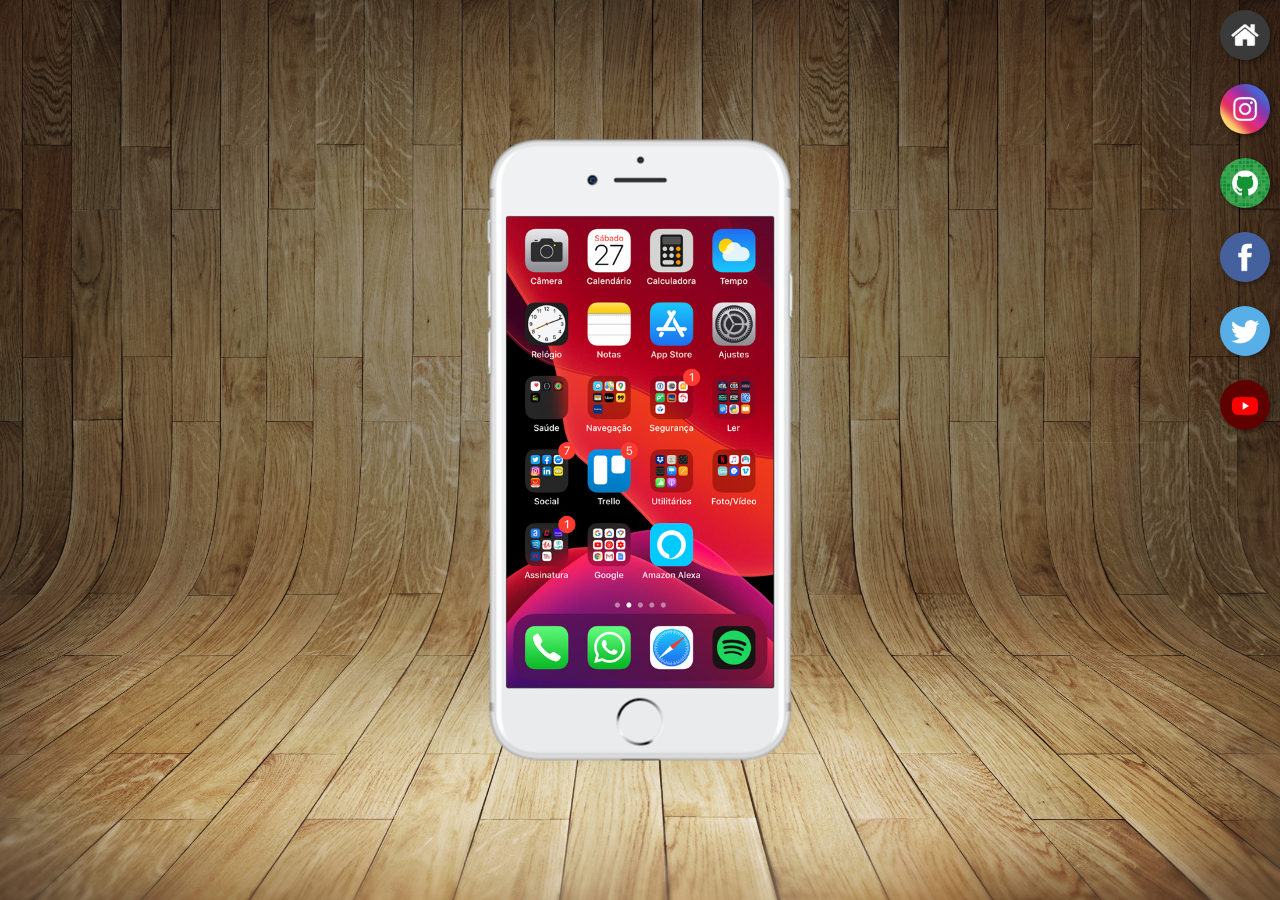
<file: index.html>
<!DOCTYPE html>
<html lang="pt-br">

<head>
    <meta charset="UTF-8">
    <meta name="viewport" content="width=device-width, initial-scale=1.0">
    <link rel="shortcut icon" href="favicon.ico" type="image/x-icon">
    <link rel="stylesheet" href="estilos/style.css">
    <title>Projeto Redes Sociais</title>
</head>

<body>
    <main>
        <section id="telefone">
            <iframe src="home.html" name="tela" id="tela" frameborder="0">
                Seu navegador não é compatível com isso.
            </iframe>

        </section>
        <section id="redes-sociais">
            <a href="home.html" target="tela"><img src="imagens/logo-home.jpg" alt="Home"></a><br>
            <a href="instagram.html" target="tela"><img src="imagens/logo-instagram.jpg" alt="Instagram"></a><br>
            <a href="gitHub.html" target="tela"><img src="imagens/logo-github.jpg" alt="GitHub"></a><br>
            <a href="facebook.html" target="tela"><img src="imagens/logo-facebook.jpg" alt="Facebook"></a><br>
            <a href="twitter.html" target="tela"><img src="imagens/logo-twitter.jpg" alt="Twitter"></a><br>
            <a href="youtube.html" target="tela"><img src="imagens/logo-youtube.jpg" alt="YouTube"></a>
        </section>
    </main>
</body>

</html>
</file>
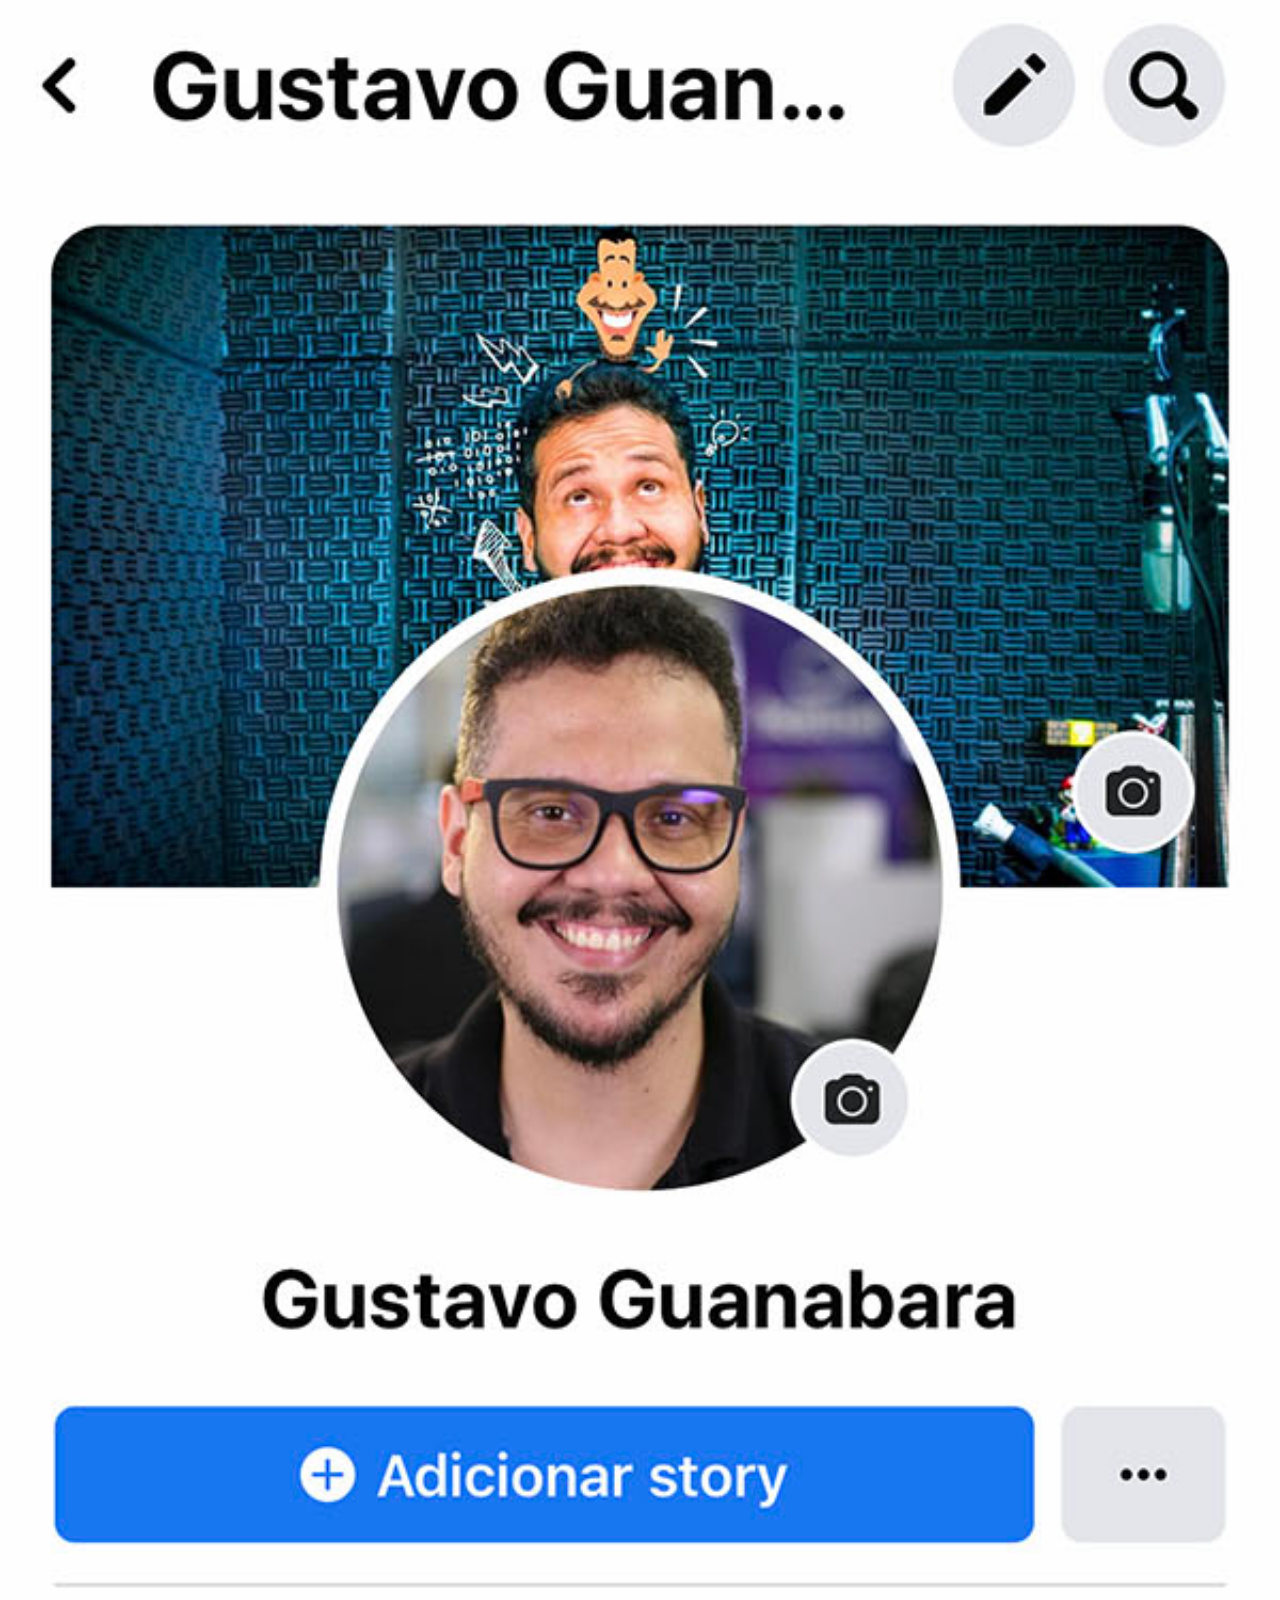
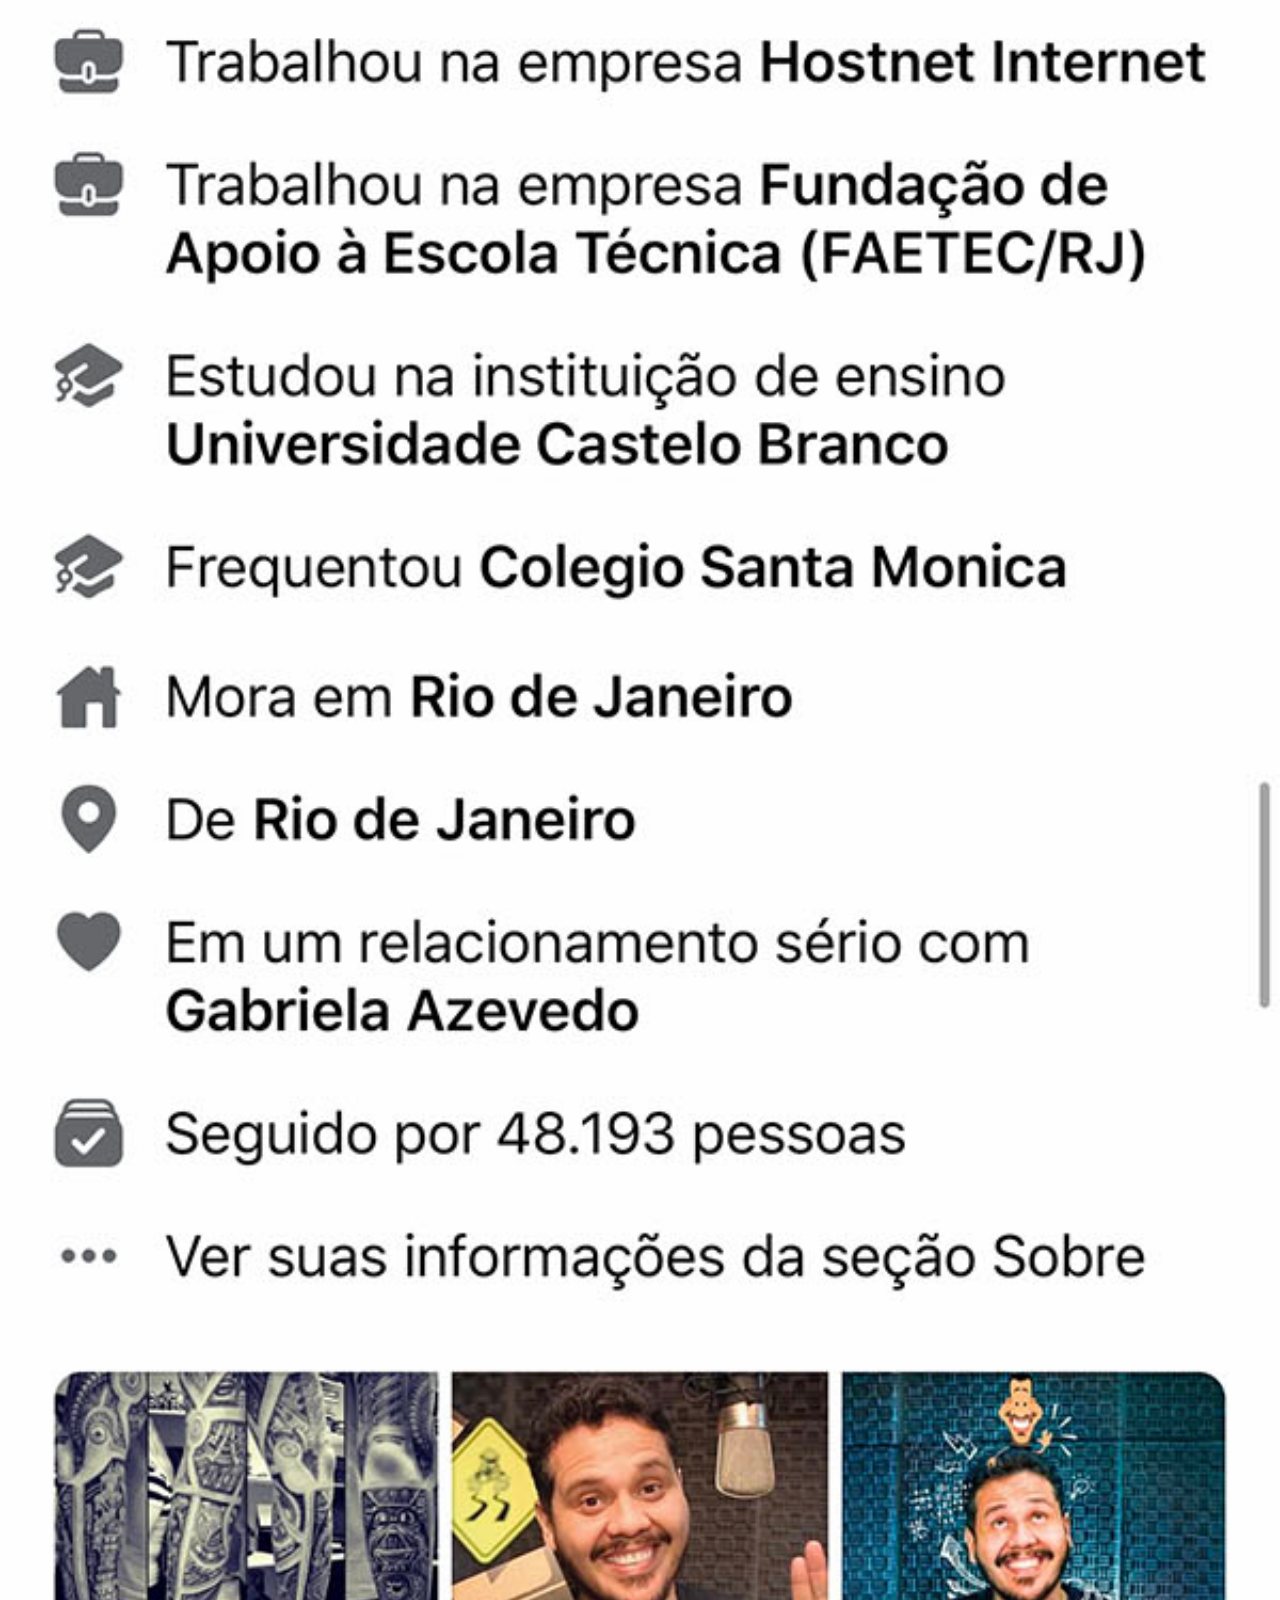
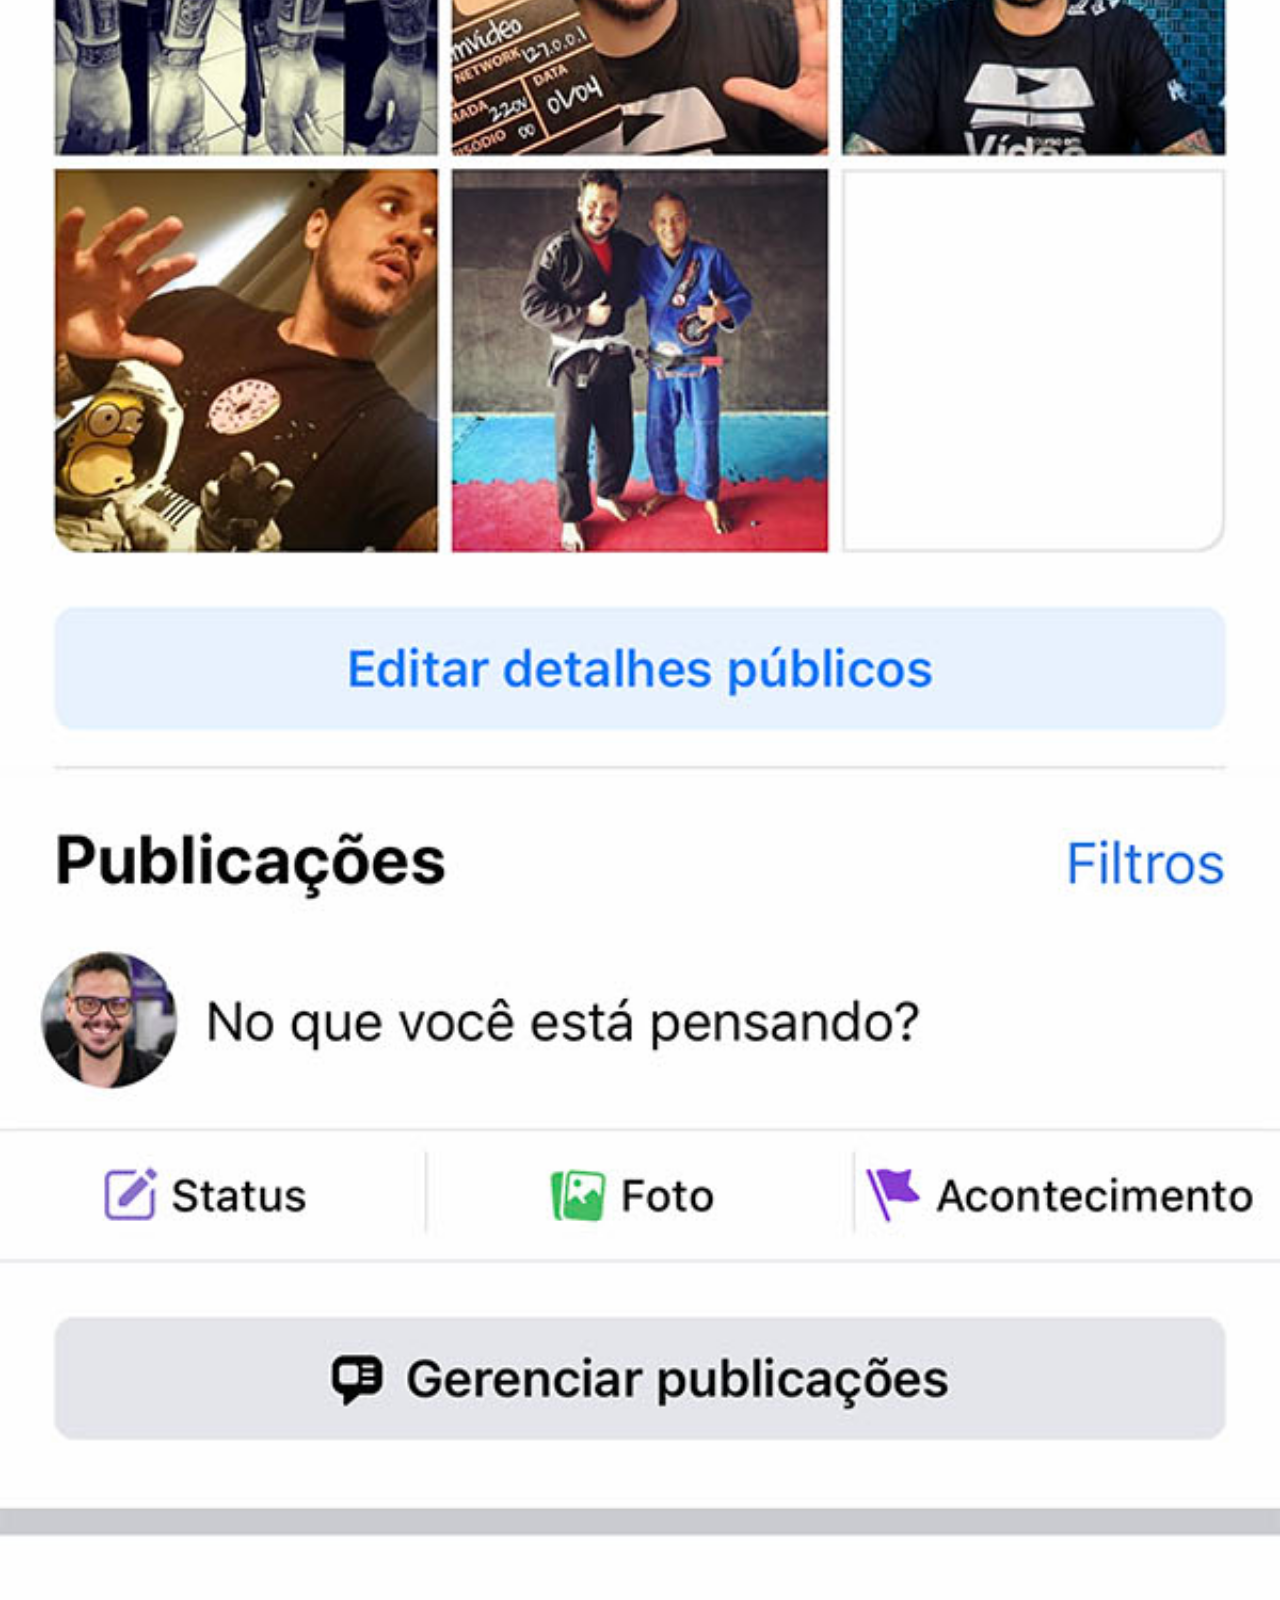
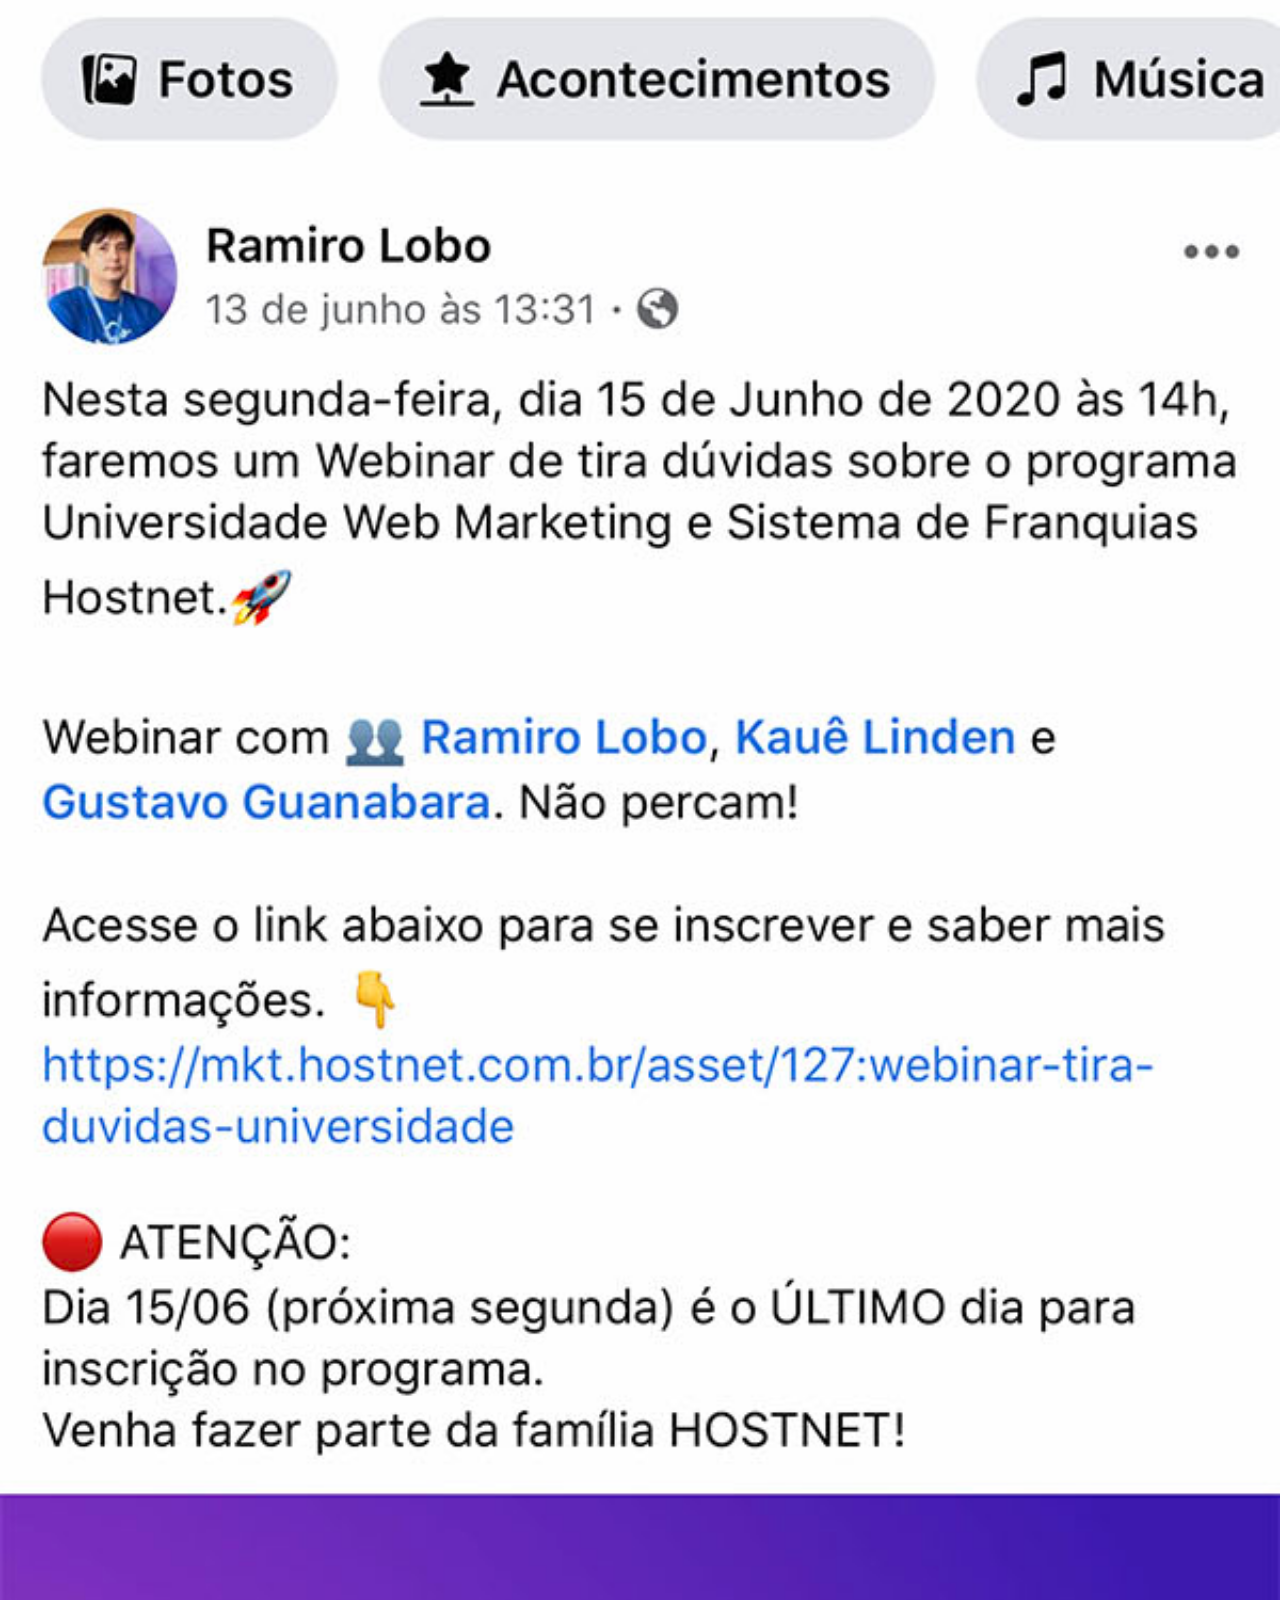
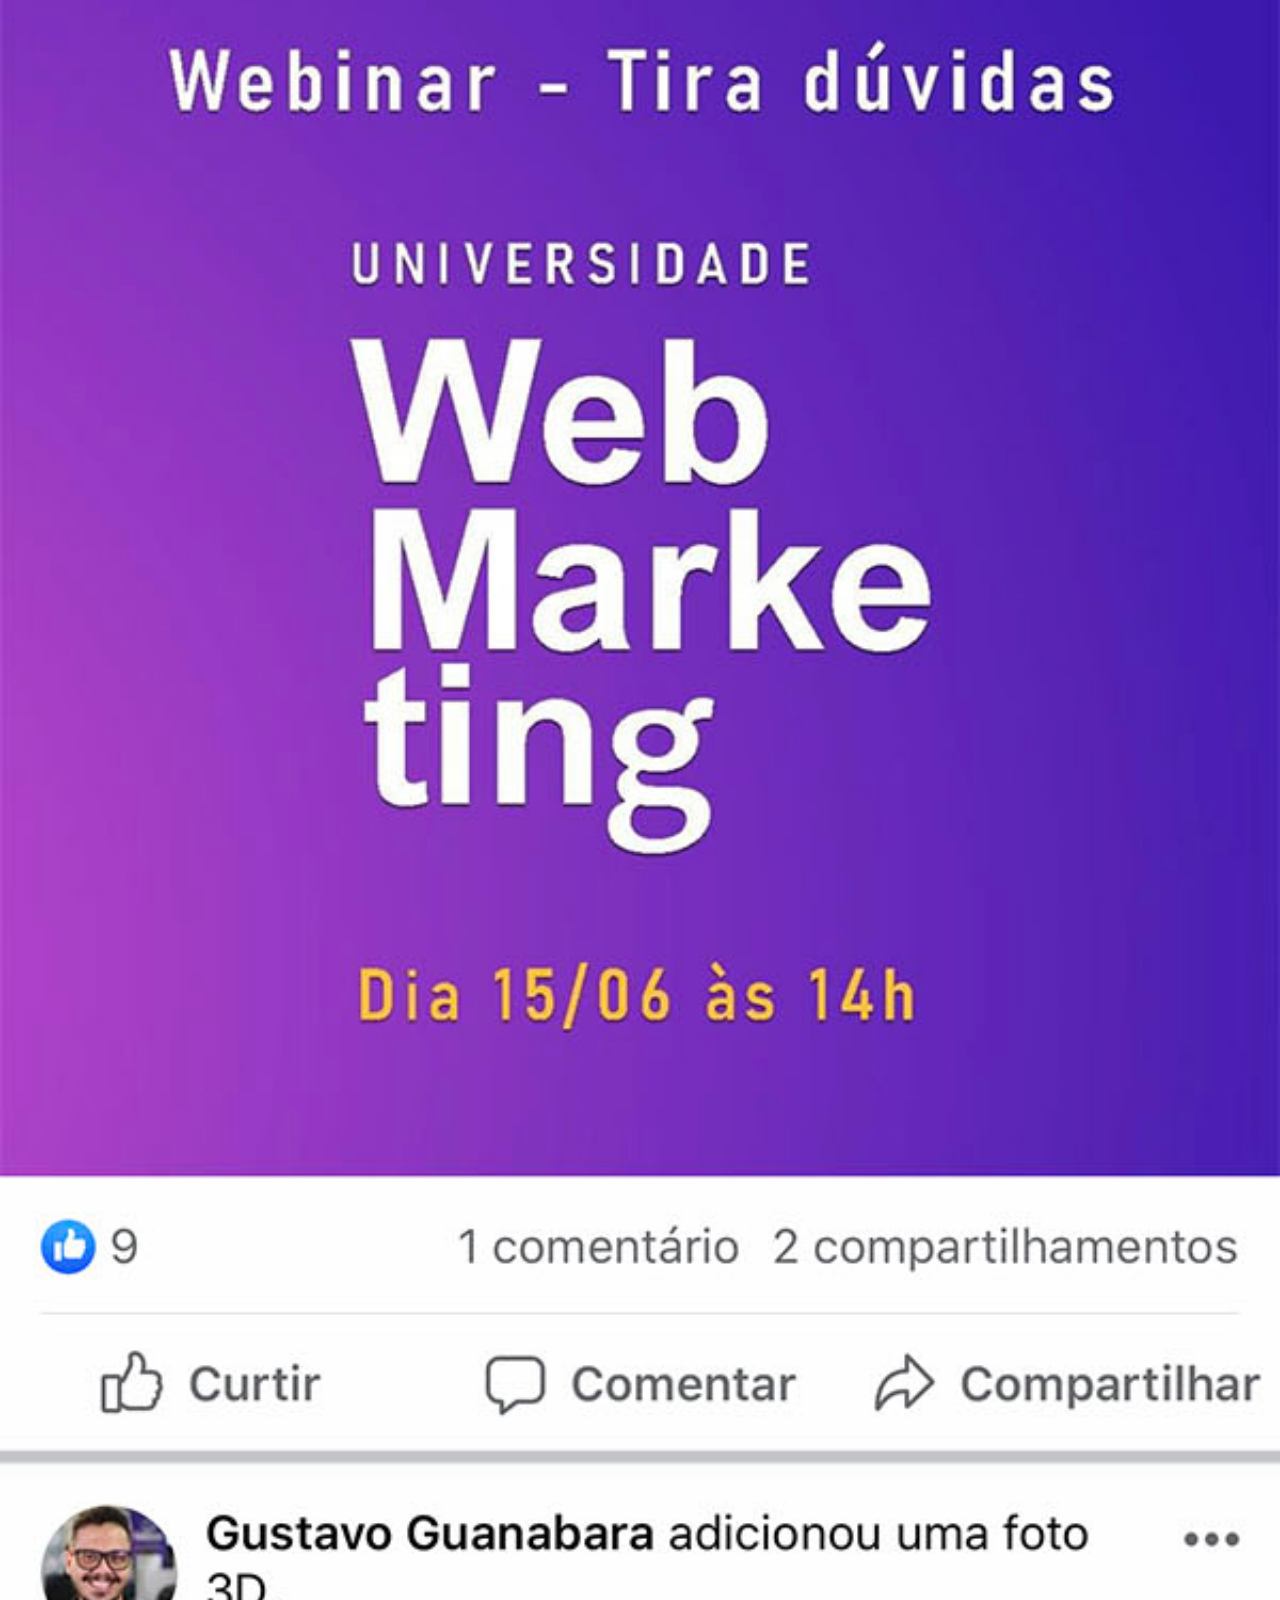
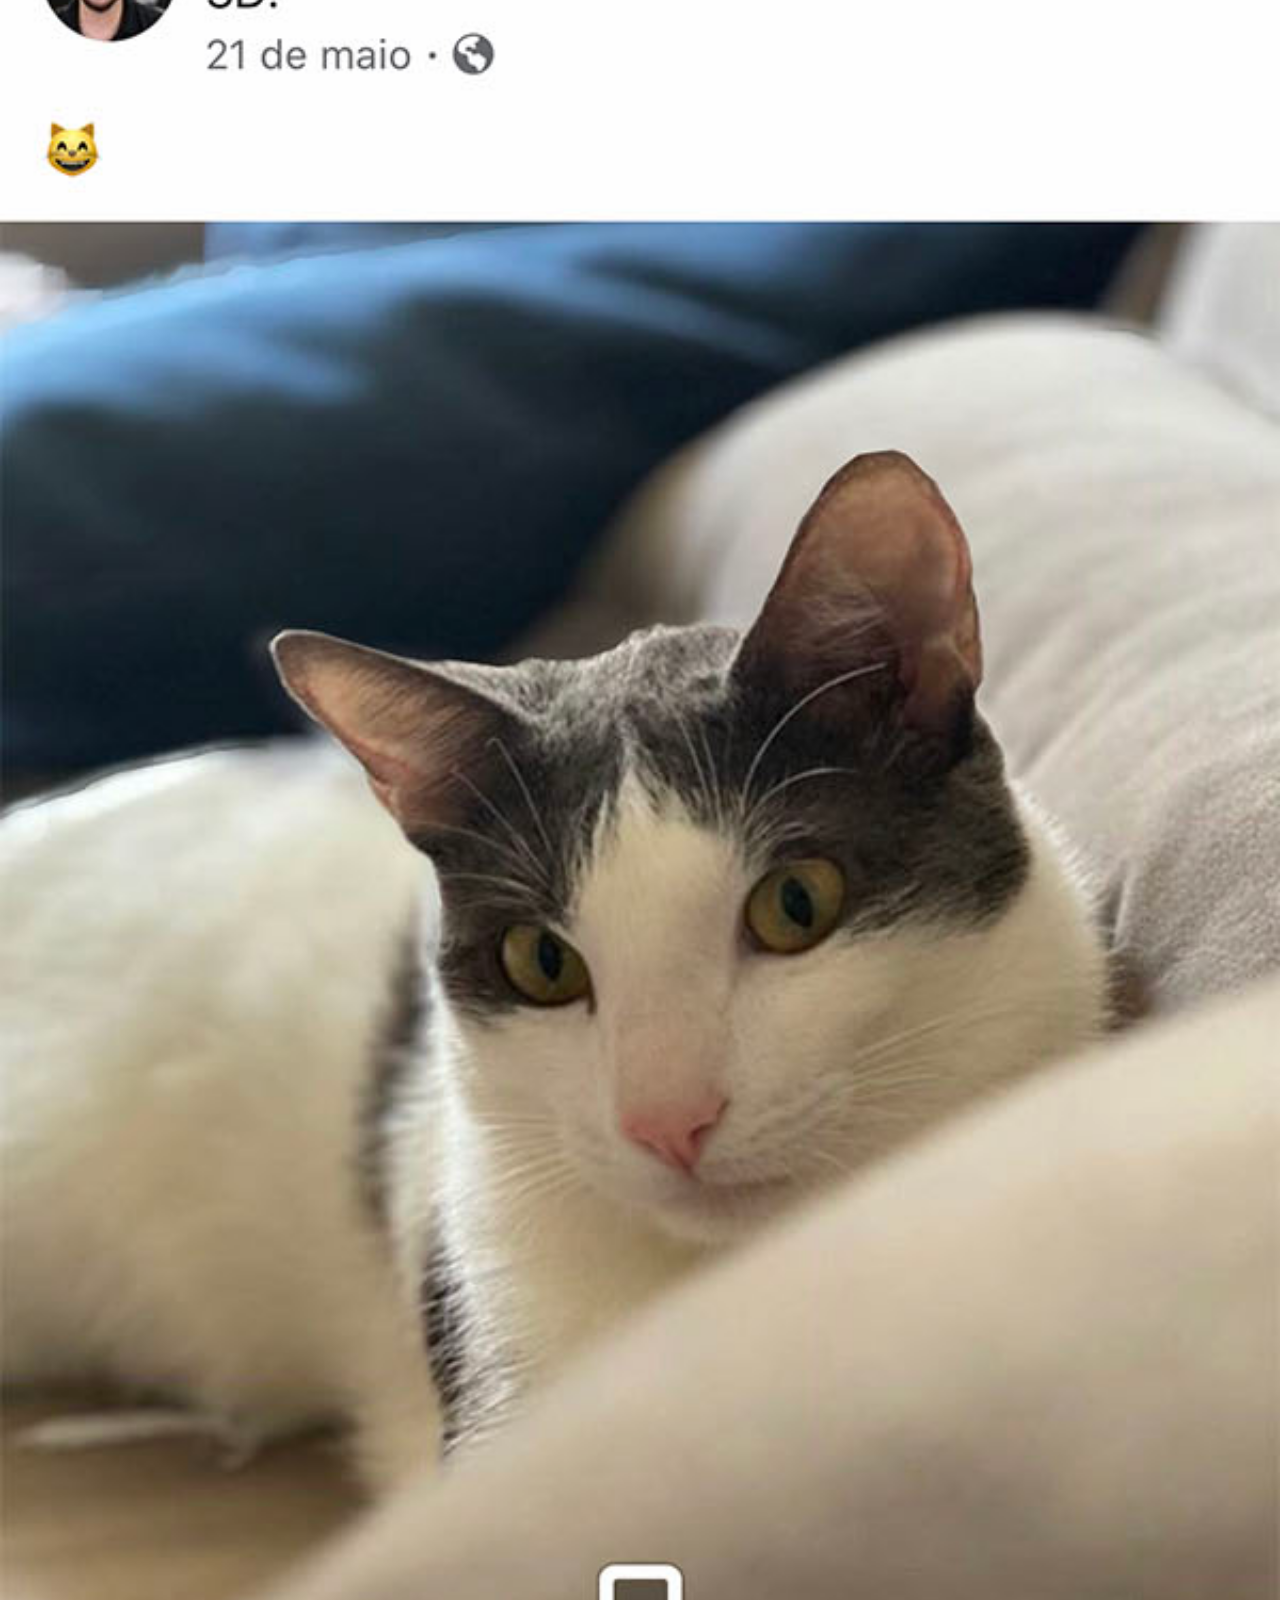
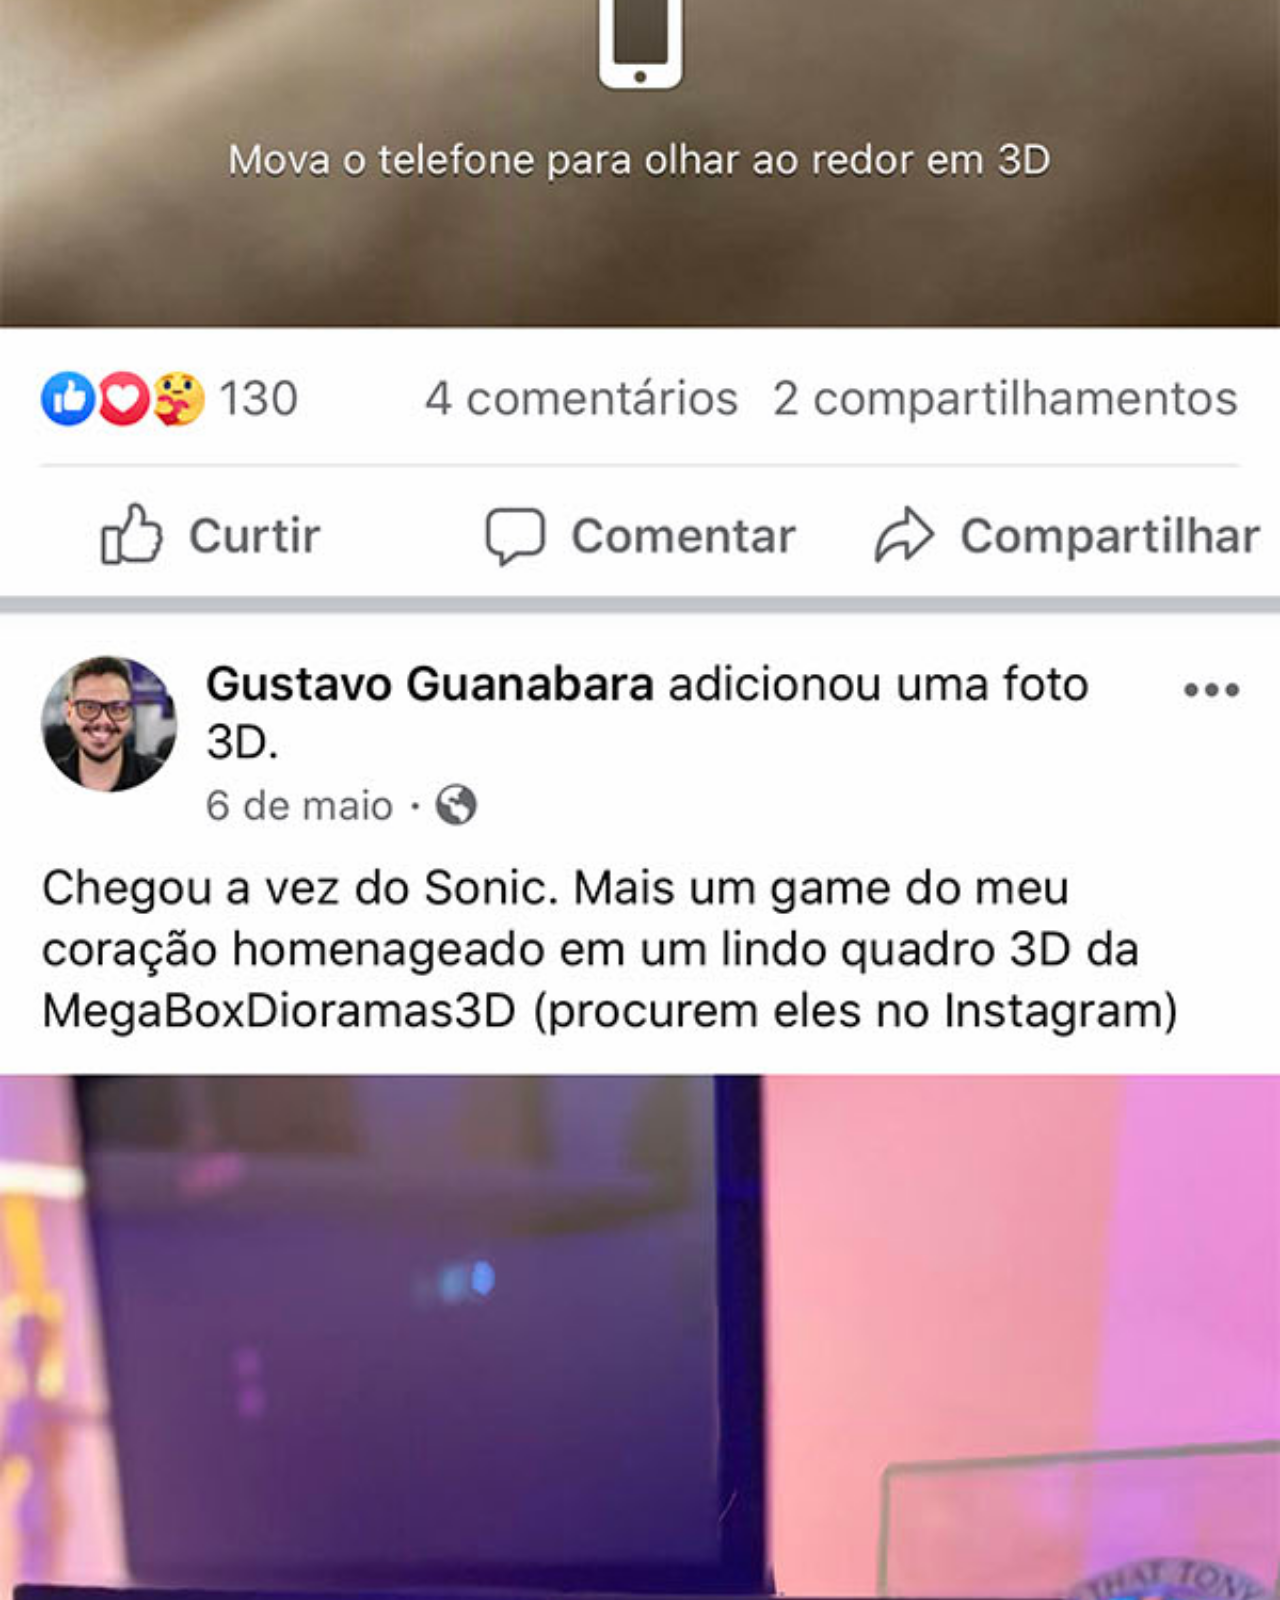
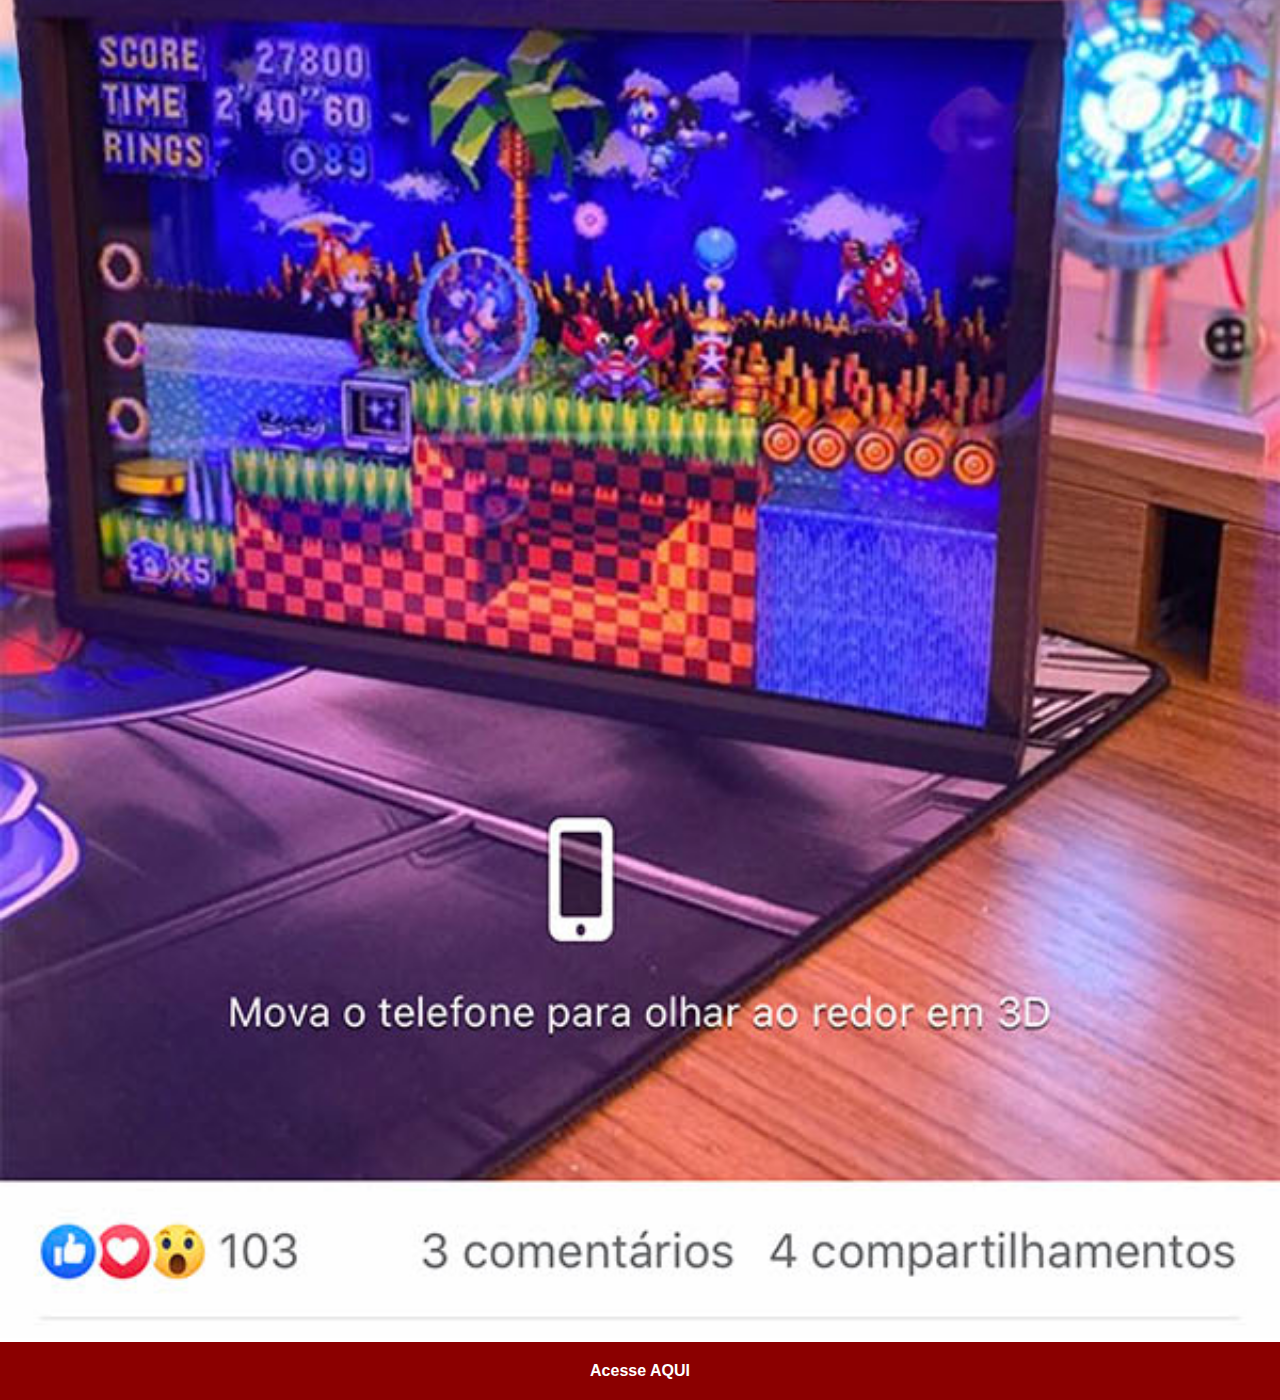
<file: facebook.html>
<!DOCTYPE html>
<html lang="pt-br">

<head>
    <meta charset="UTF-8">
    <meta name="viewport" content="width=device-width, initial-scale=1.0">
    <title>Facebook</title>
    <link rel="stylesheet" href="estilos/social.css">
</head>

<body>
    <img src="imagens/tela-facebook.jpg" alt="Facebook">
    <a href="https://www.facebook.com/gustavoguanabara/?locale=pt_BR" target="_blank">Acesse AQUI</a>
</body>

</html>
</file>
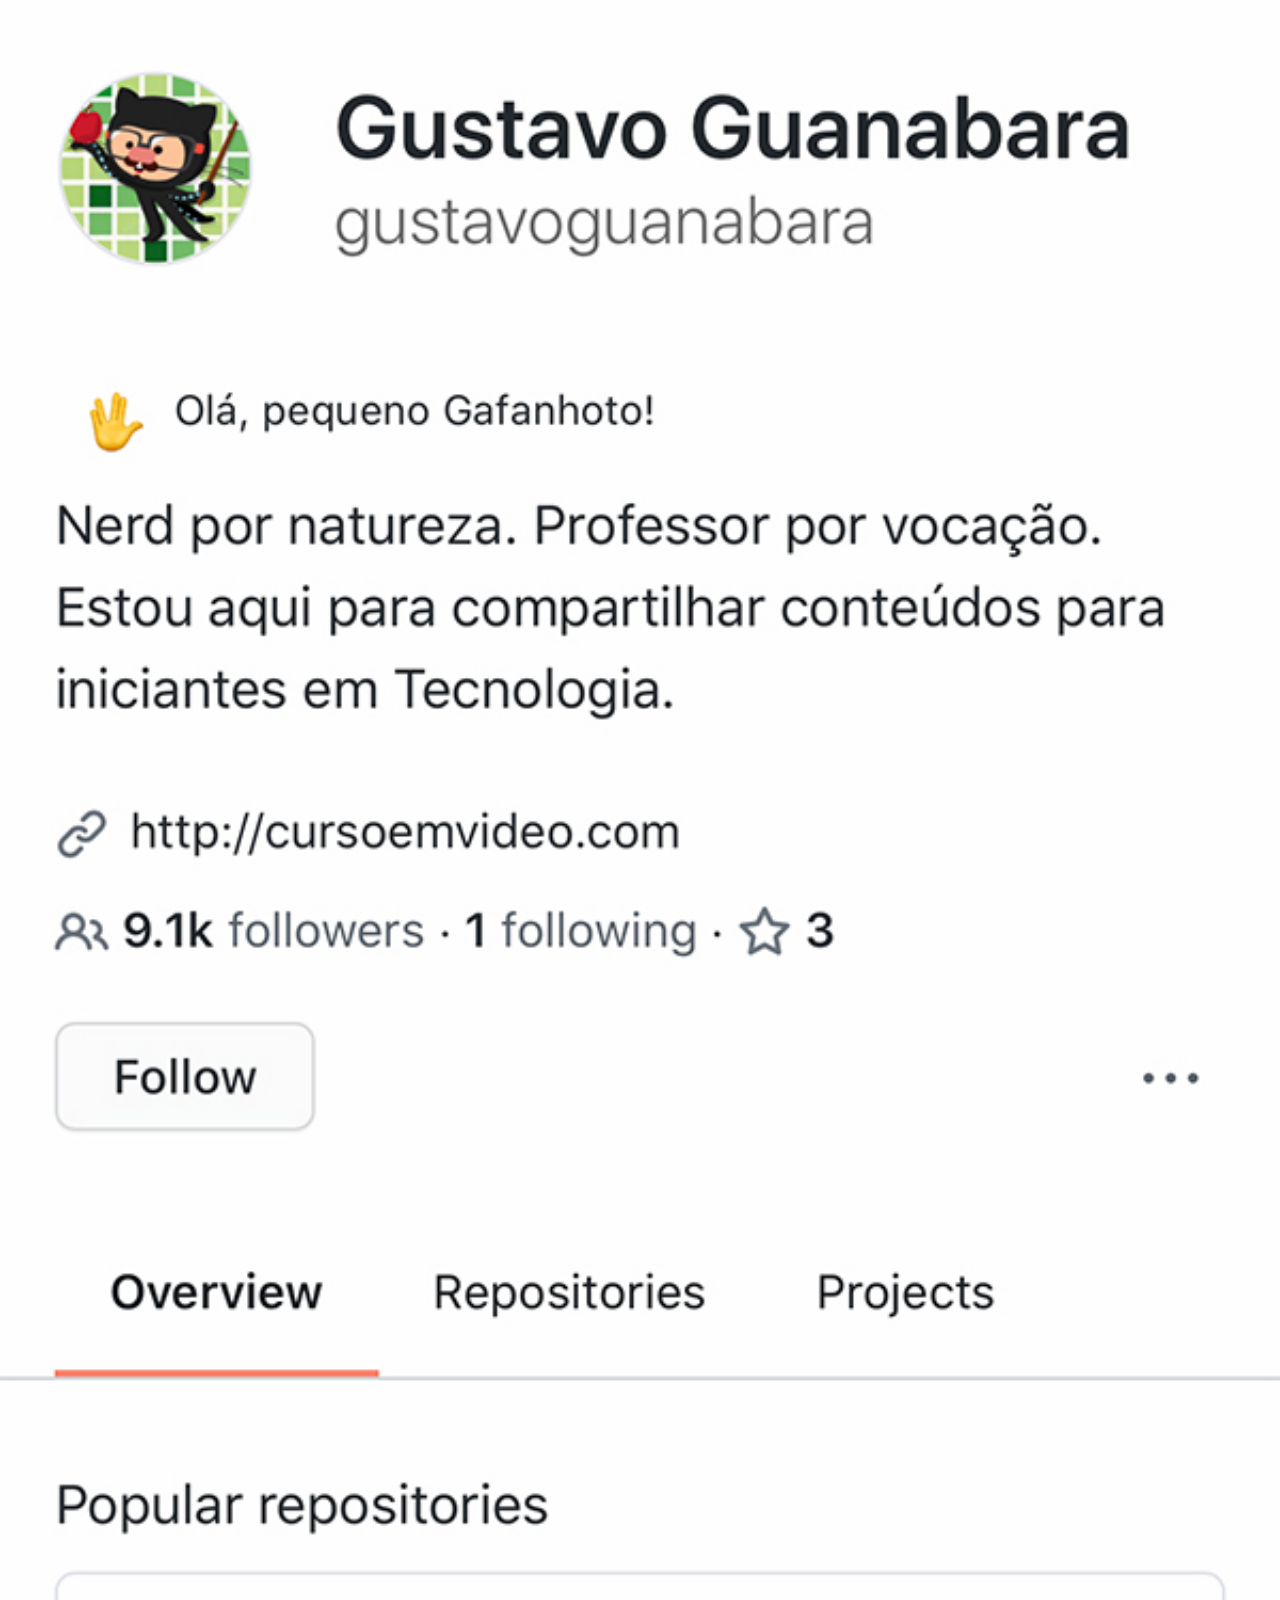
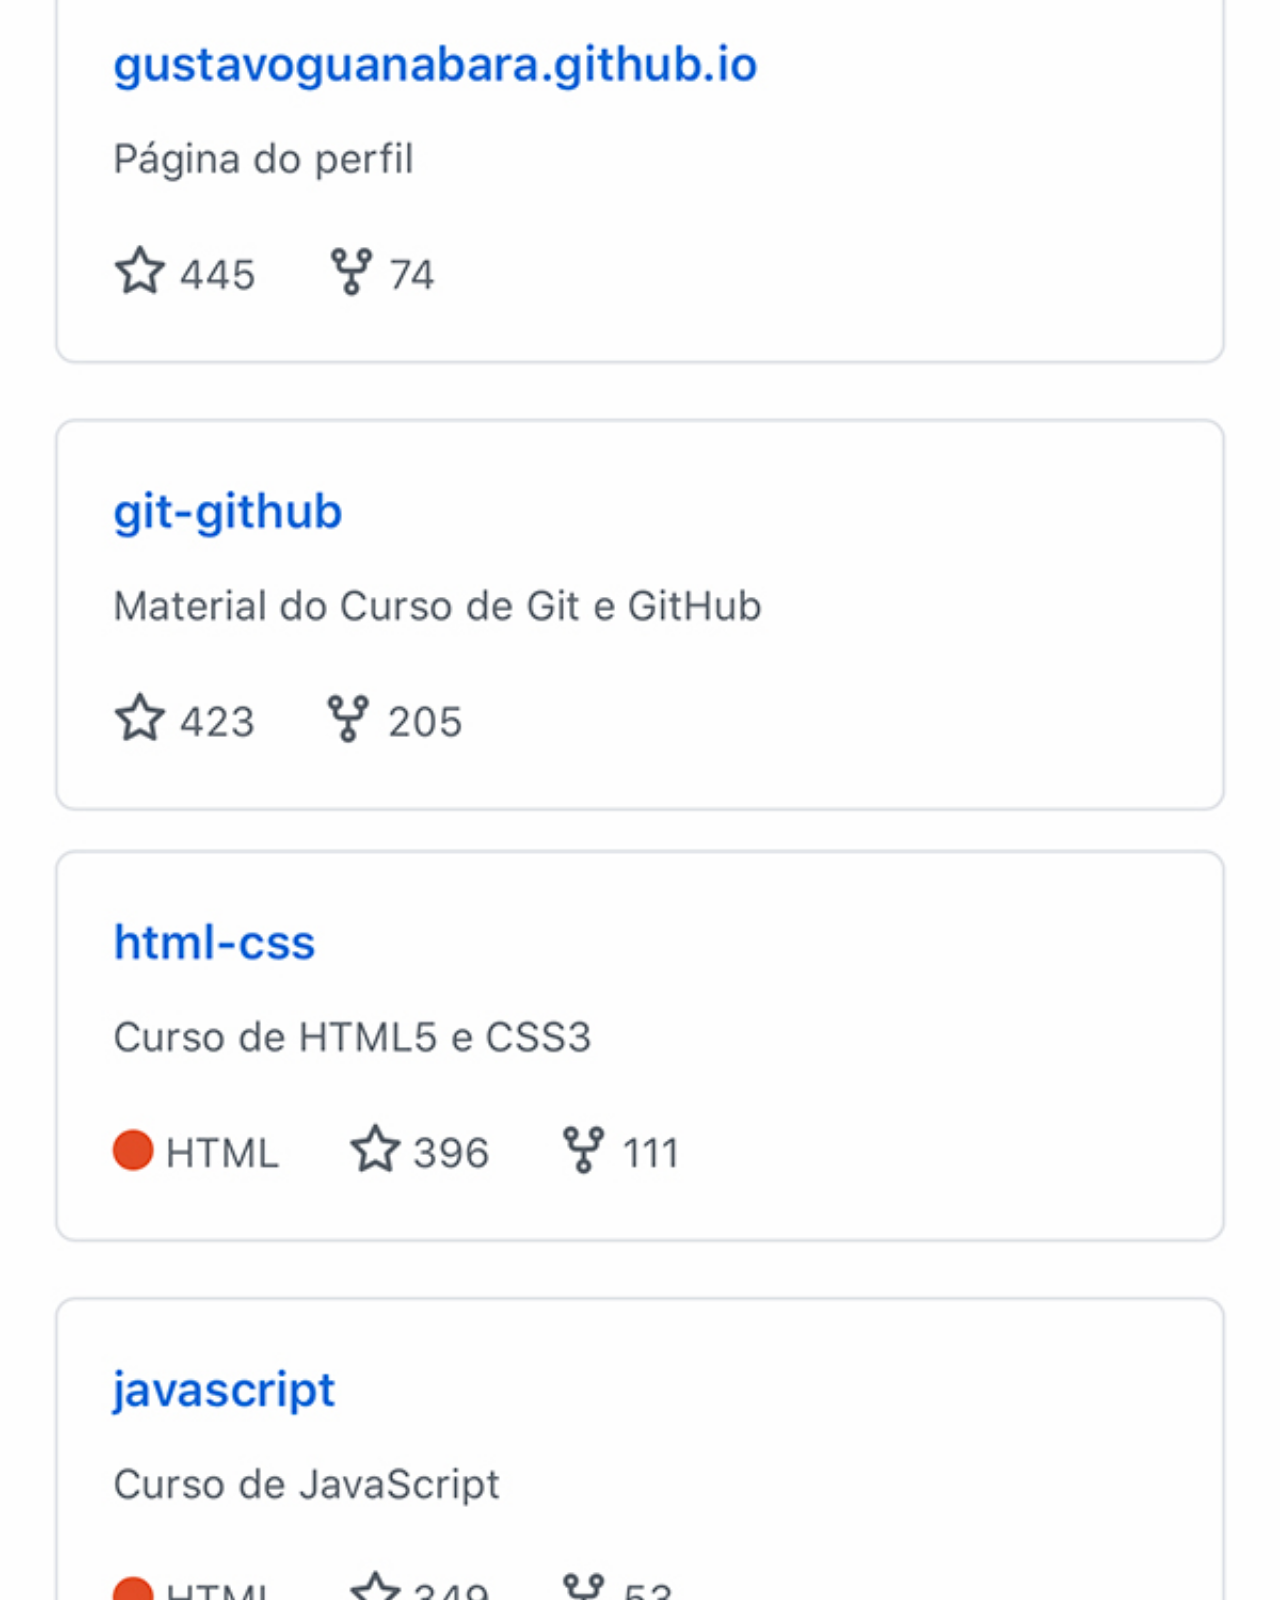
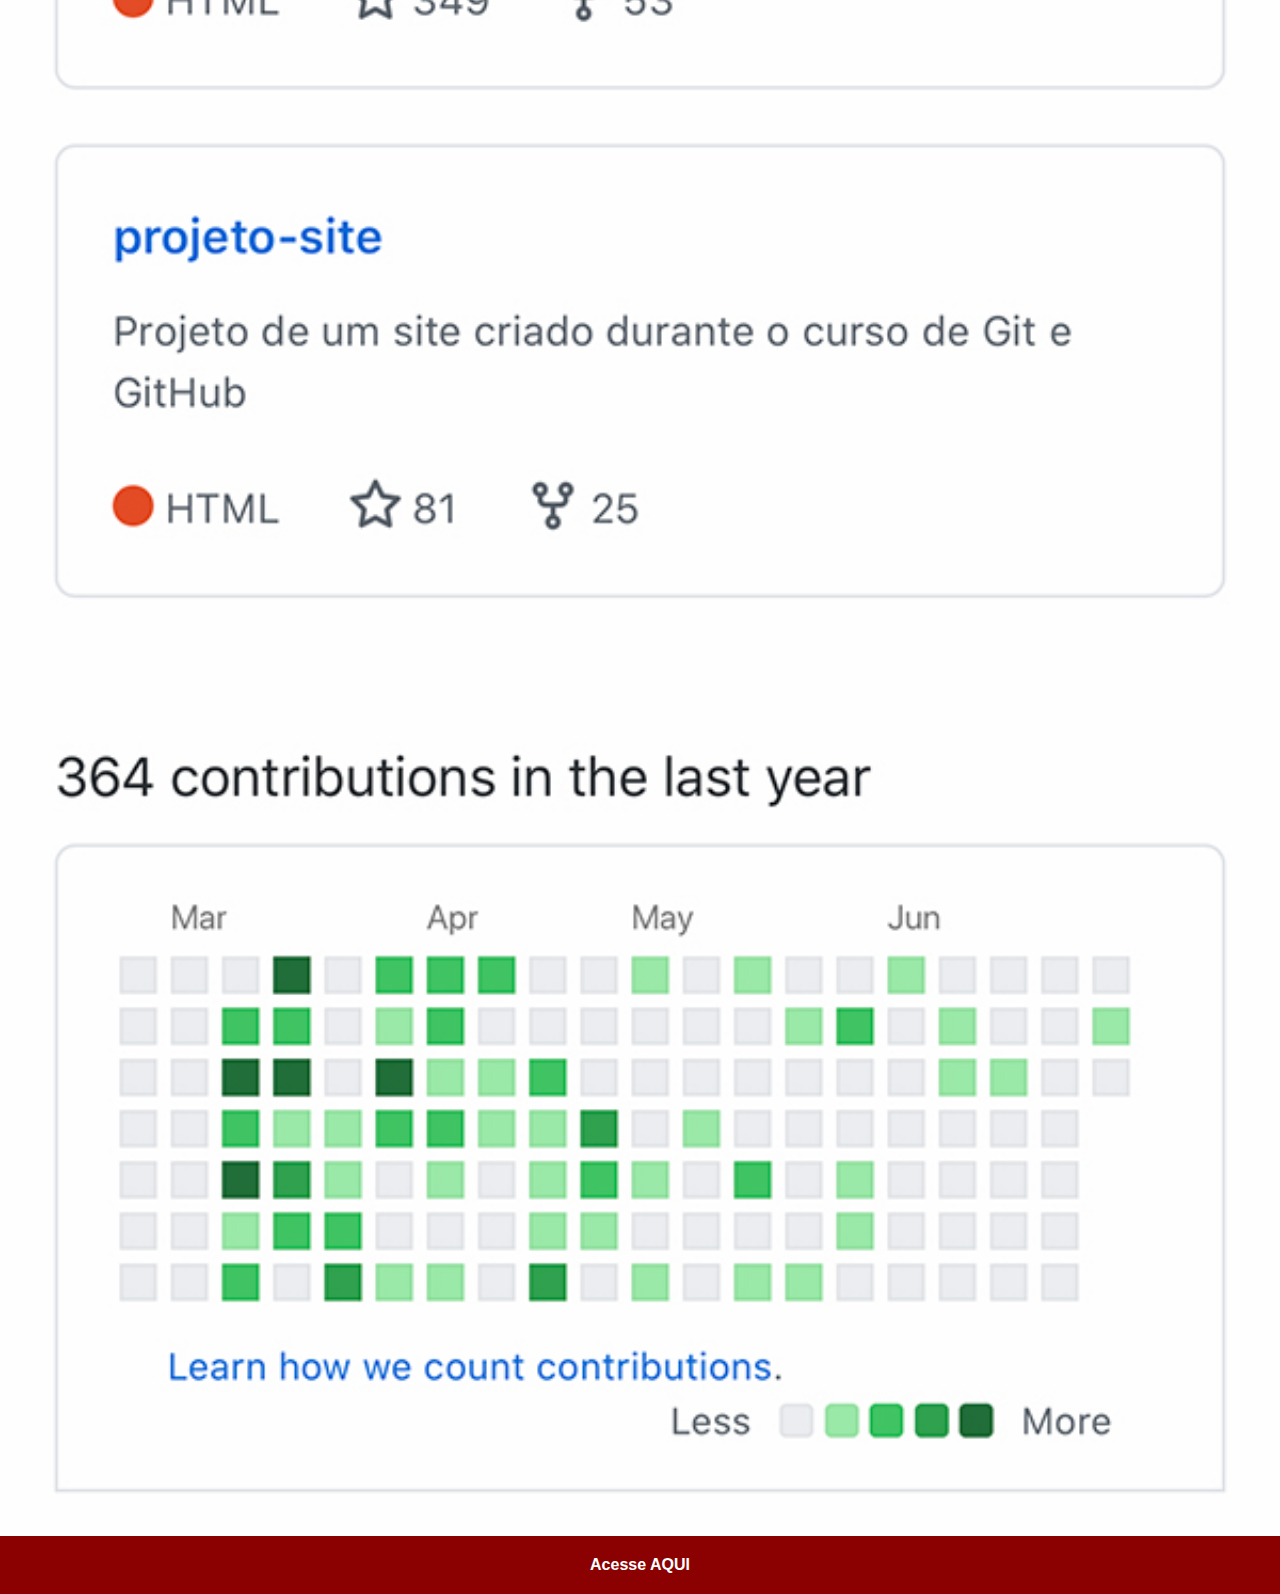
<file: gitHub.html>
<!DOCTYPE html>
<html lang="pt-br">

<head>
    <meta charset="UTF-8">
    <meta name="viewport" content="width=device-width, initial-scale=1.0">
    <title>GitHub</title>
    <link rel="stylesheet" href="estilos/social.css">
</head>

<body>
    <img src="imagens/tela-github.jpg" alt="GitHub">
    <a href="https://gustavoguanabara.github.io/" target="_blank">Acesse AQUI</a>
</body>

</html>
</file>
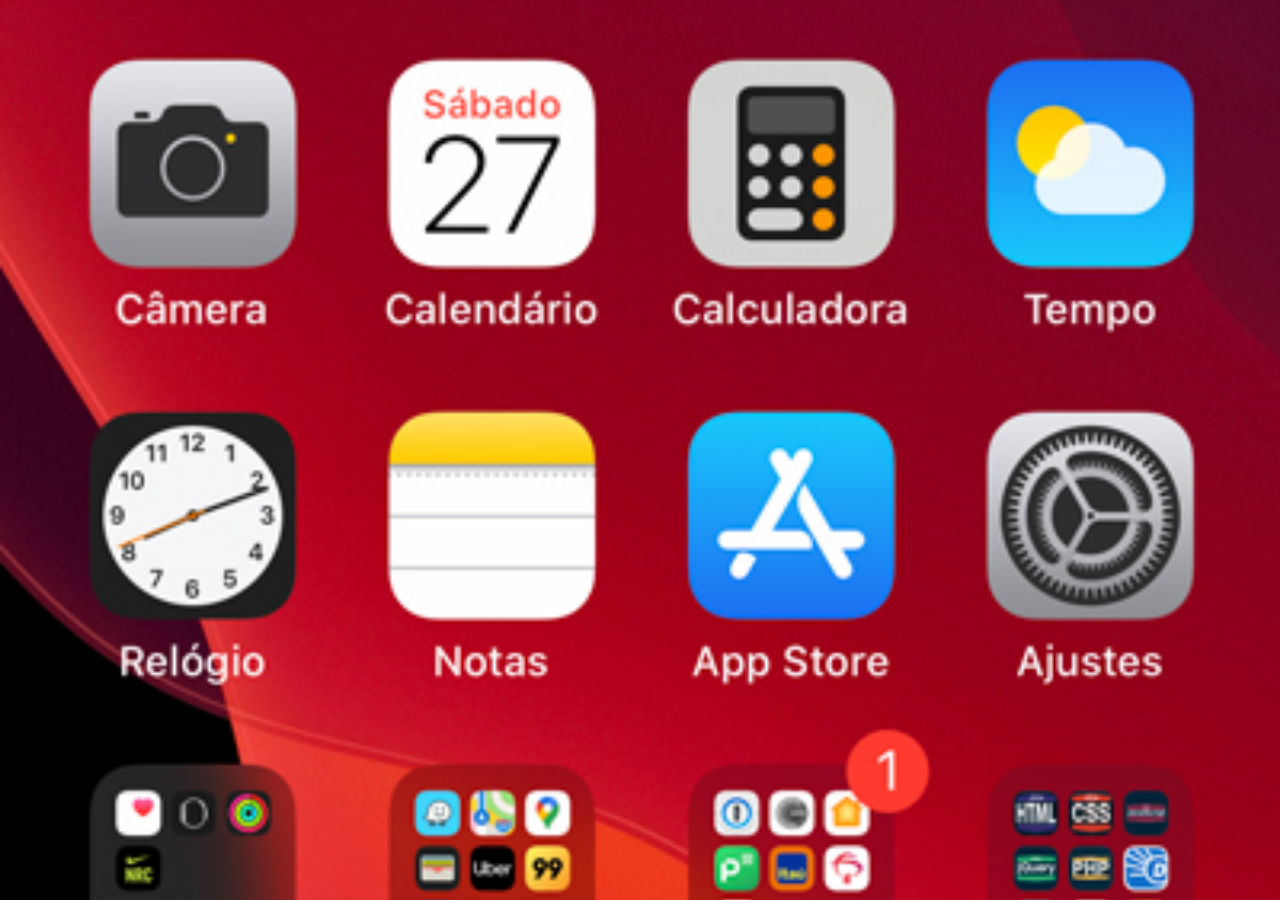
<file: home.html>
<!DOCTYPE html>
<html lang="pt-br">

<head>
    <meta charset="UTF-8">
    <meta name="viewport" content="width=device-width, initial-scale=1.0">
    <title>Home</title>
</head>
<style>
    * {
        margin: 0px;
        padding: 0px;
    }

    body {
        width: 100vw;
        height: 100vh;
        background: black url('imagens/tela-home.jpg') no-repeat top center;
        background-size: cover;
    }
</style>

<body>

</body>

</html>
</file>
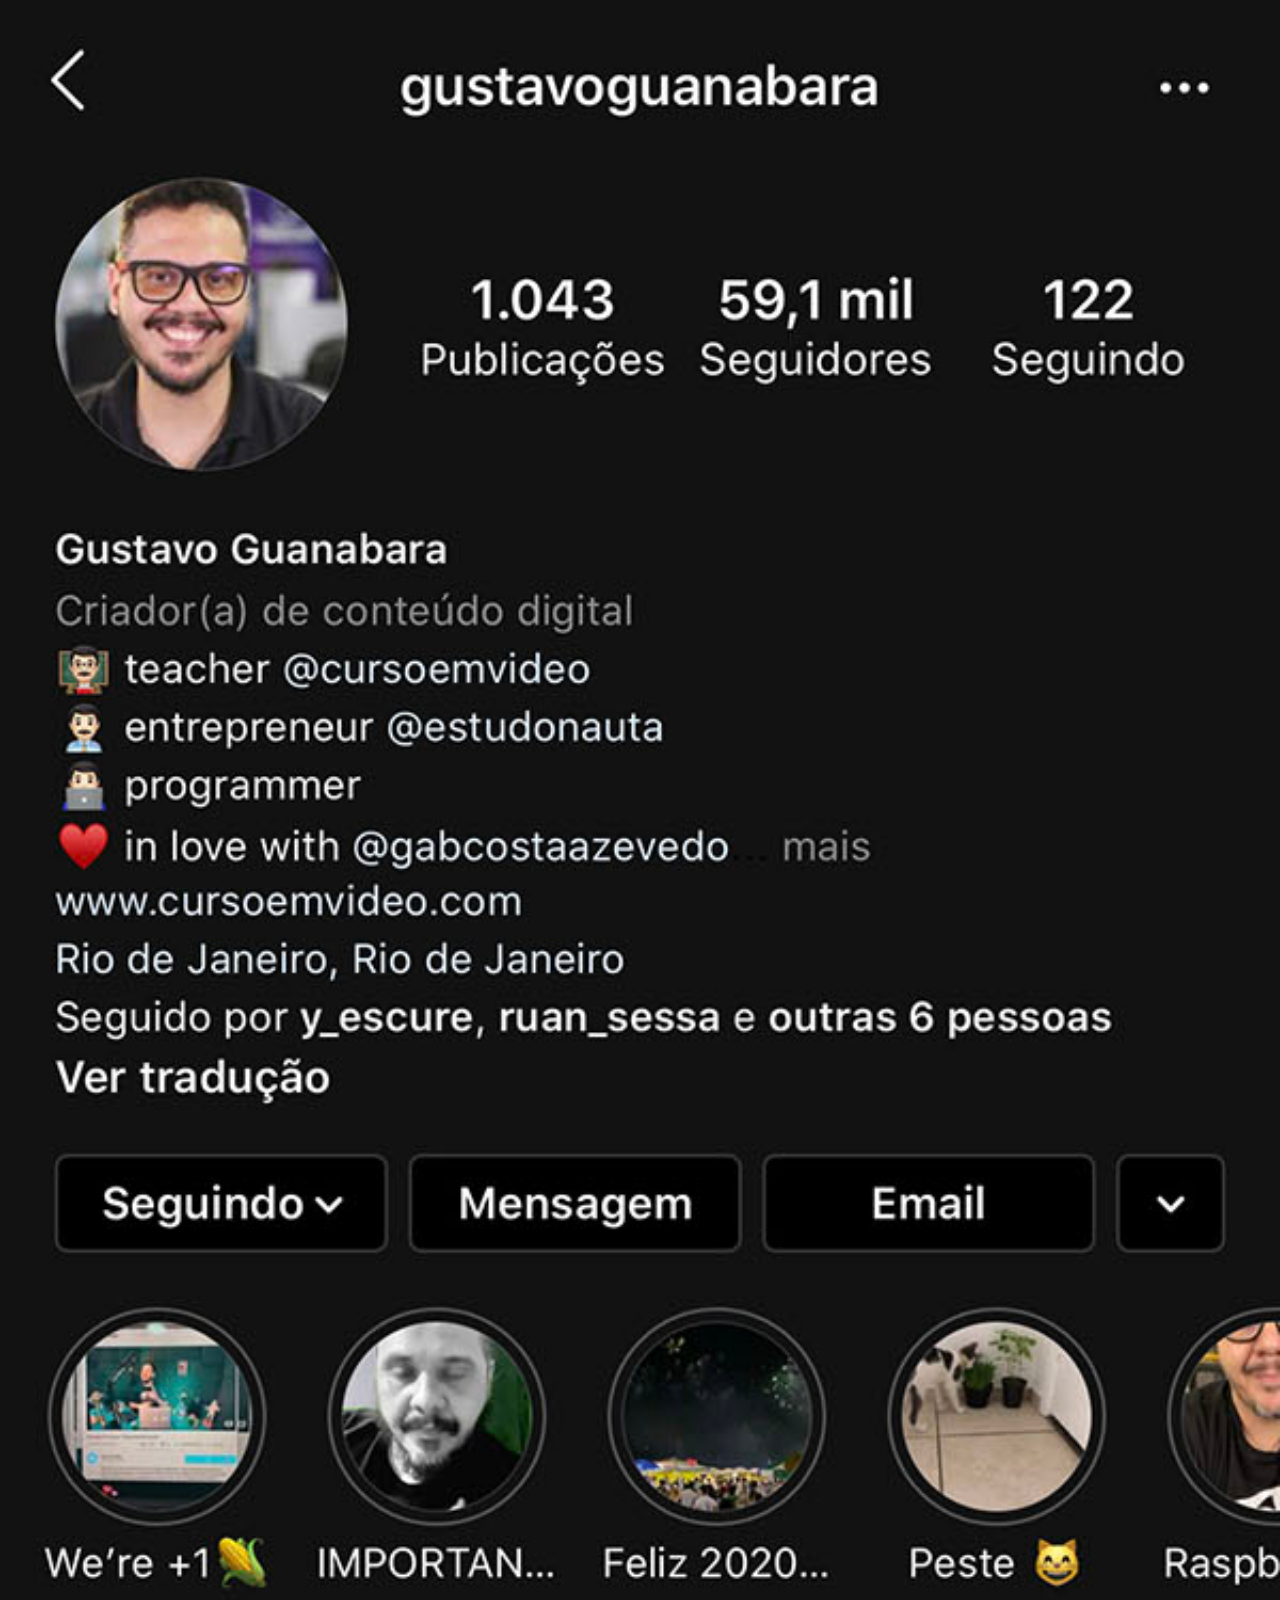
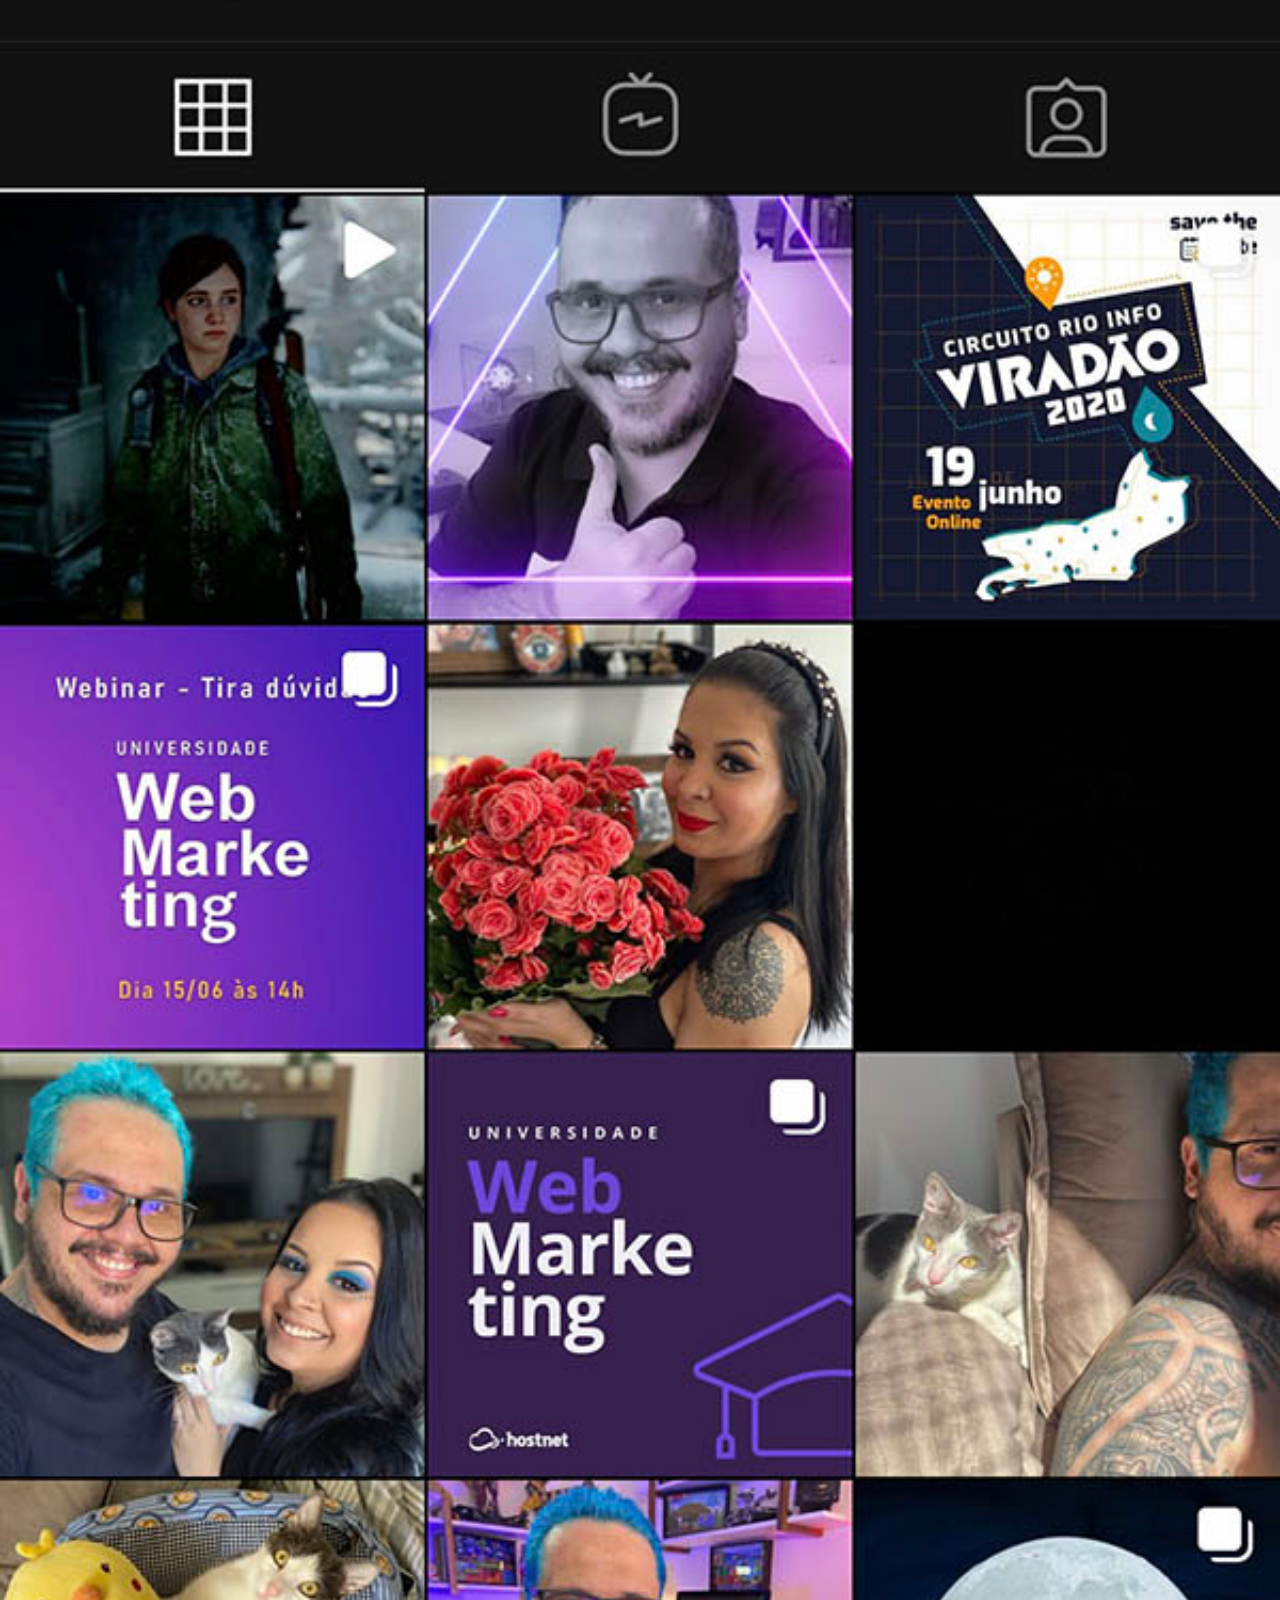
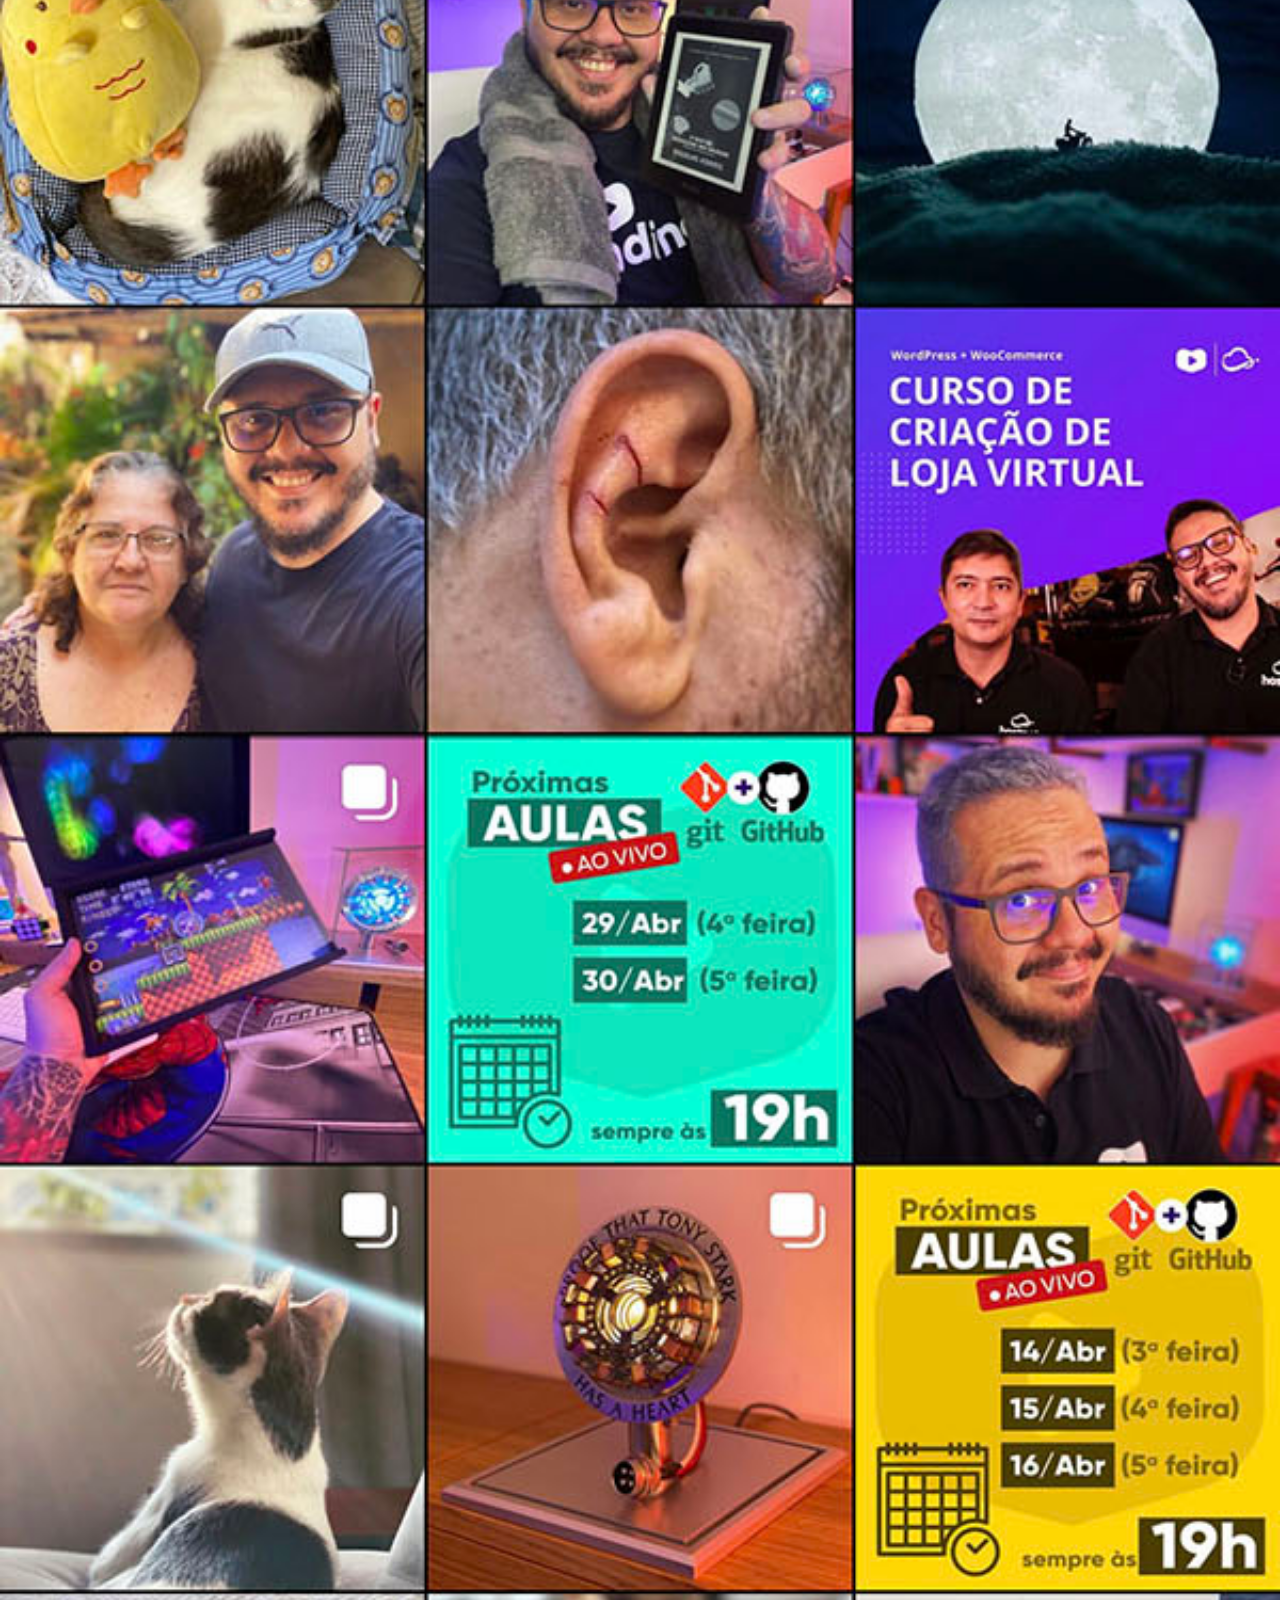
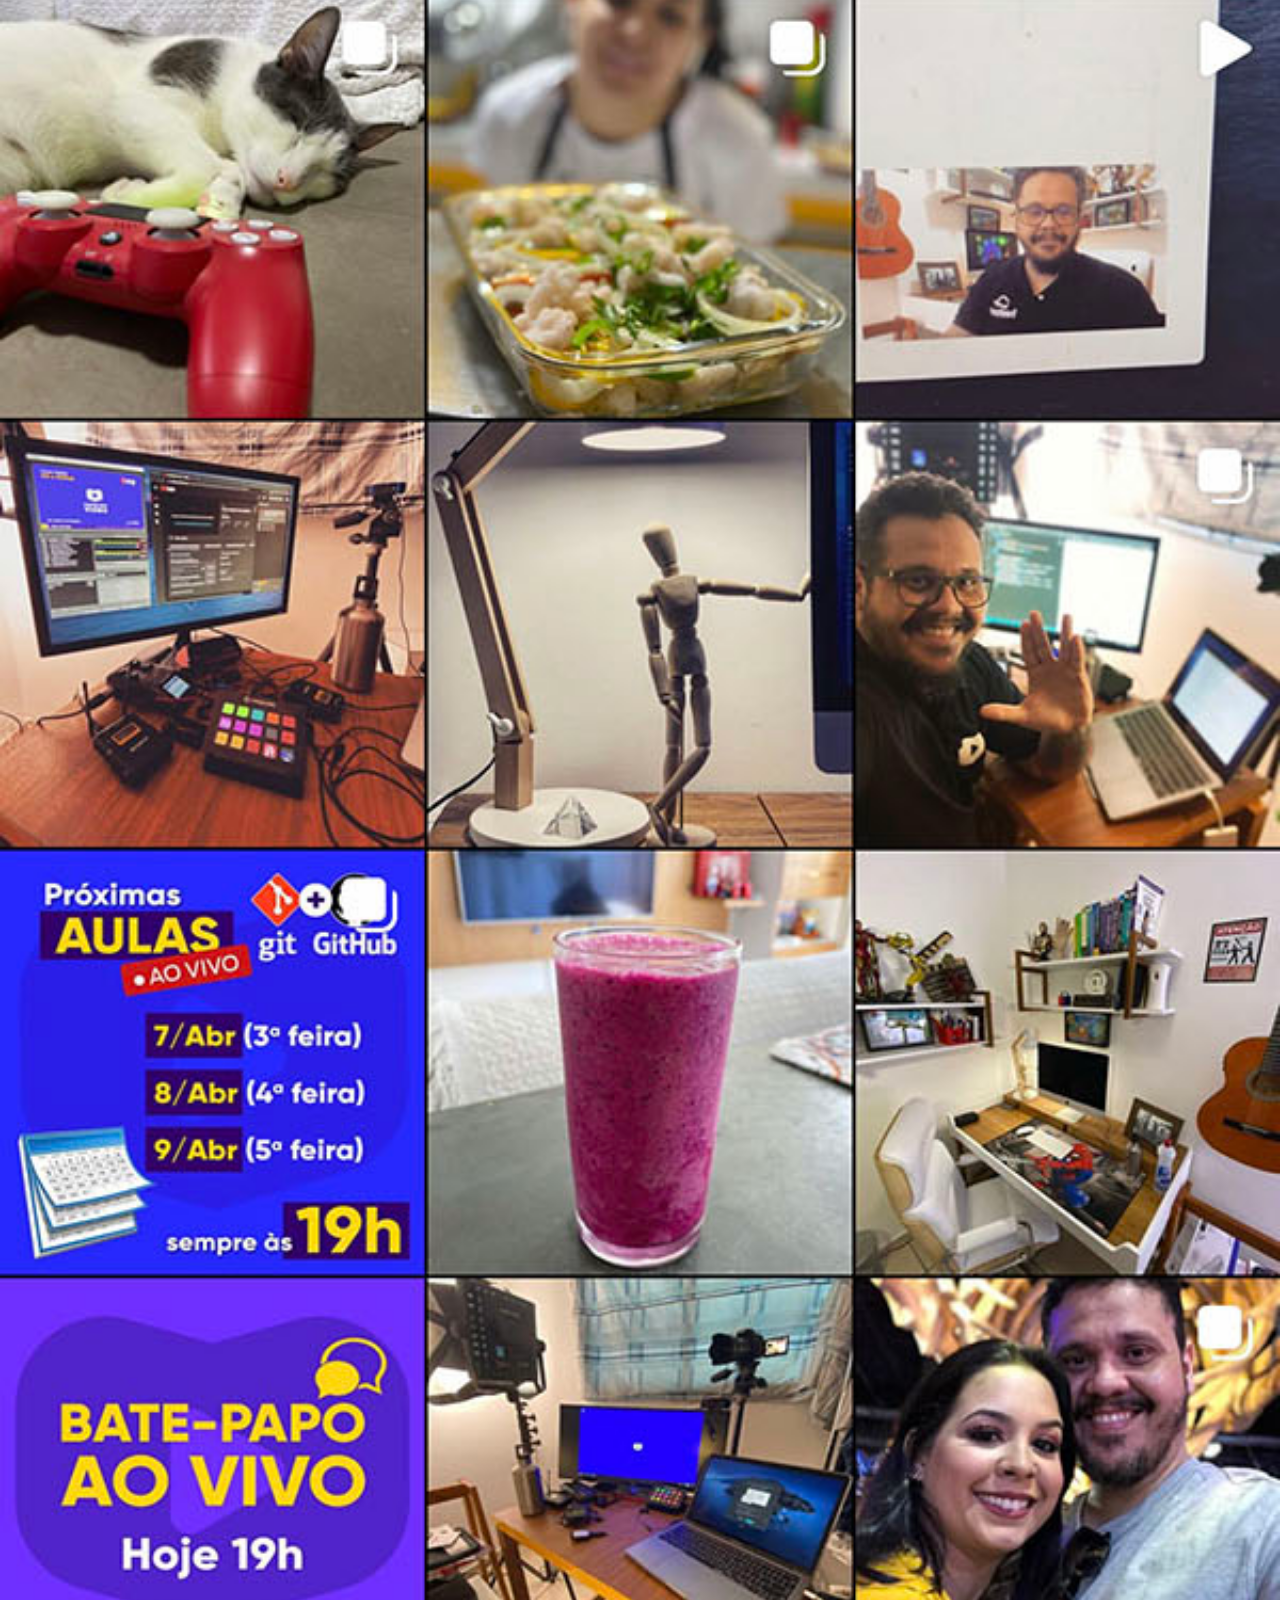
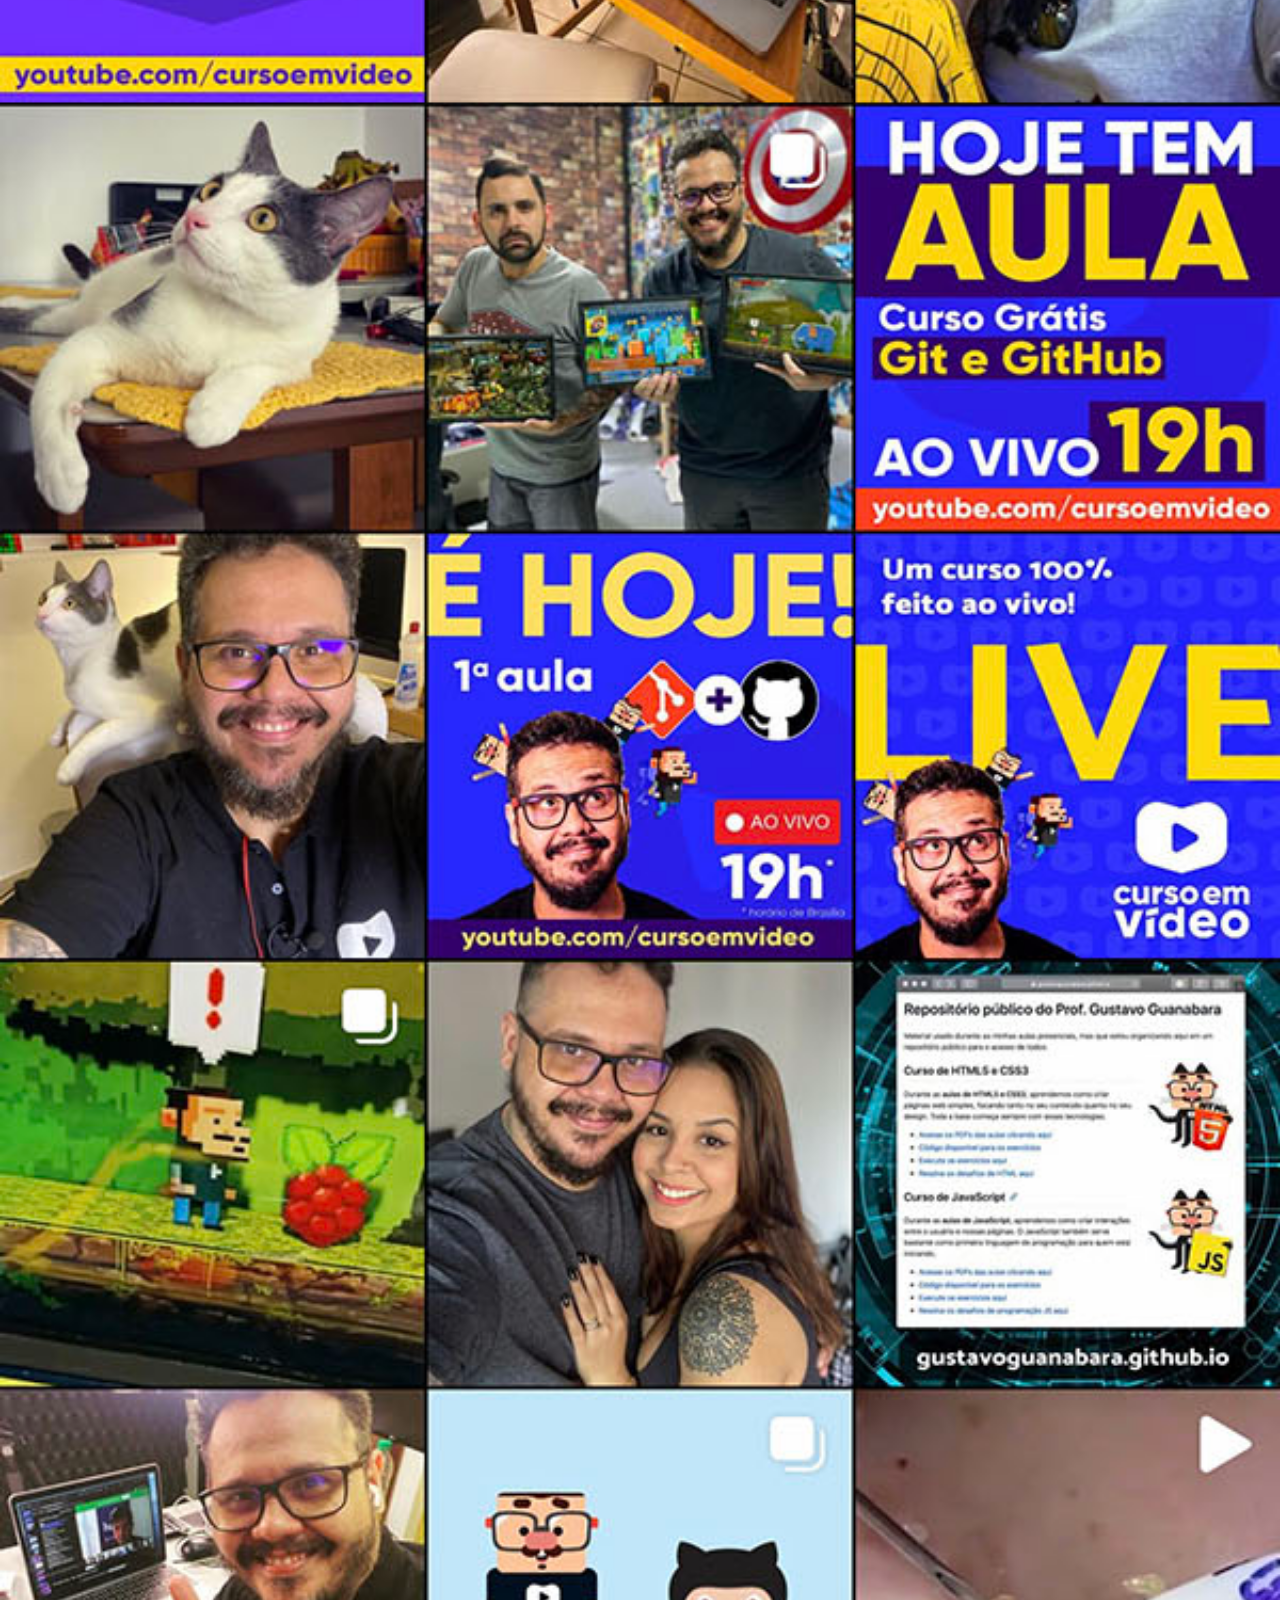
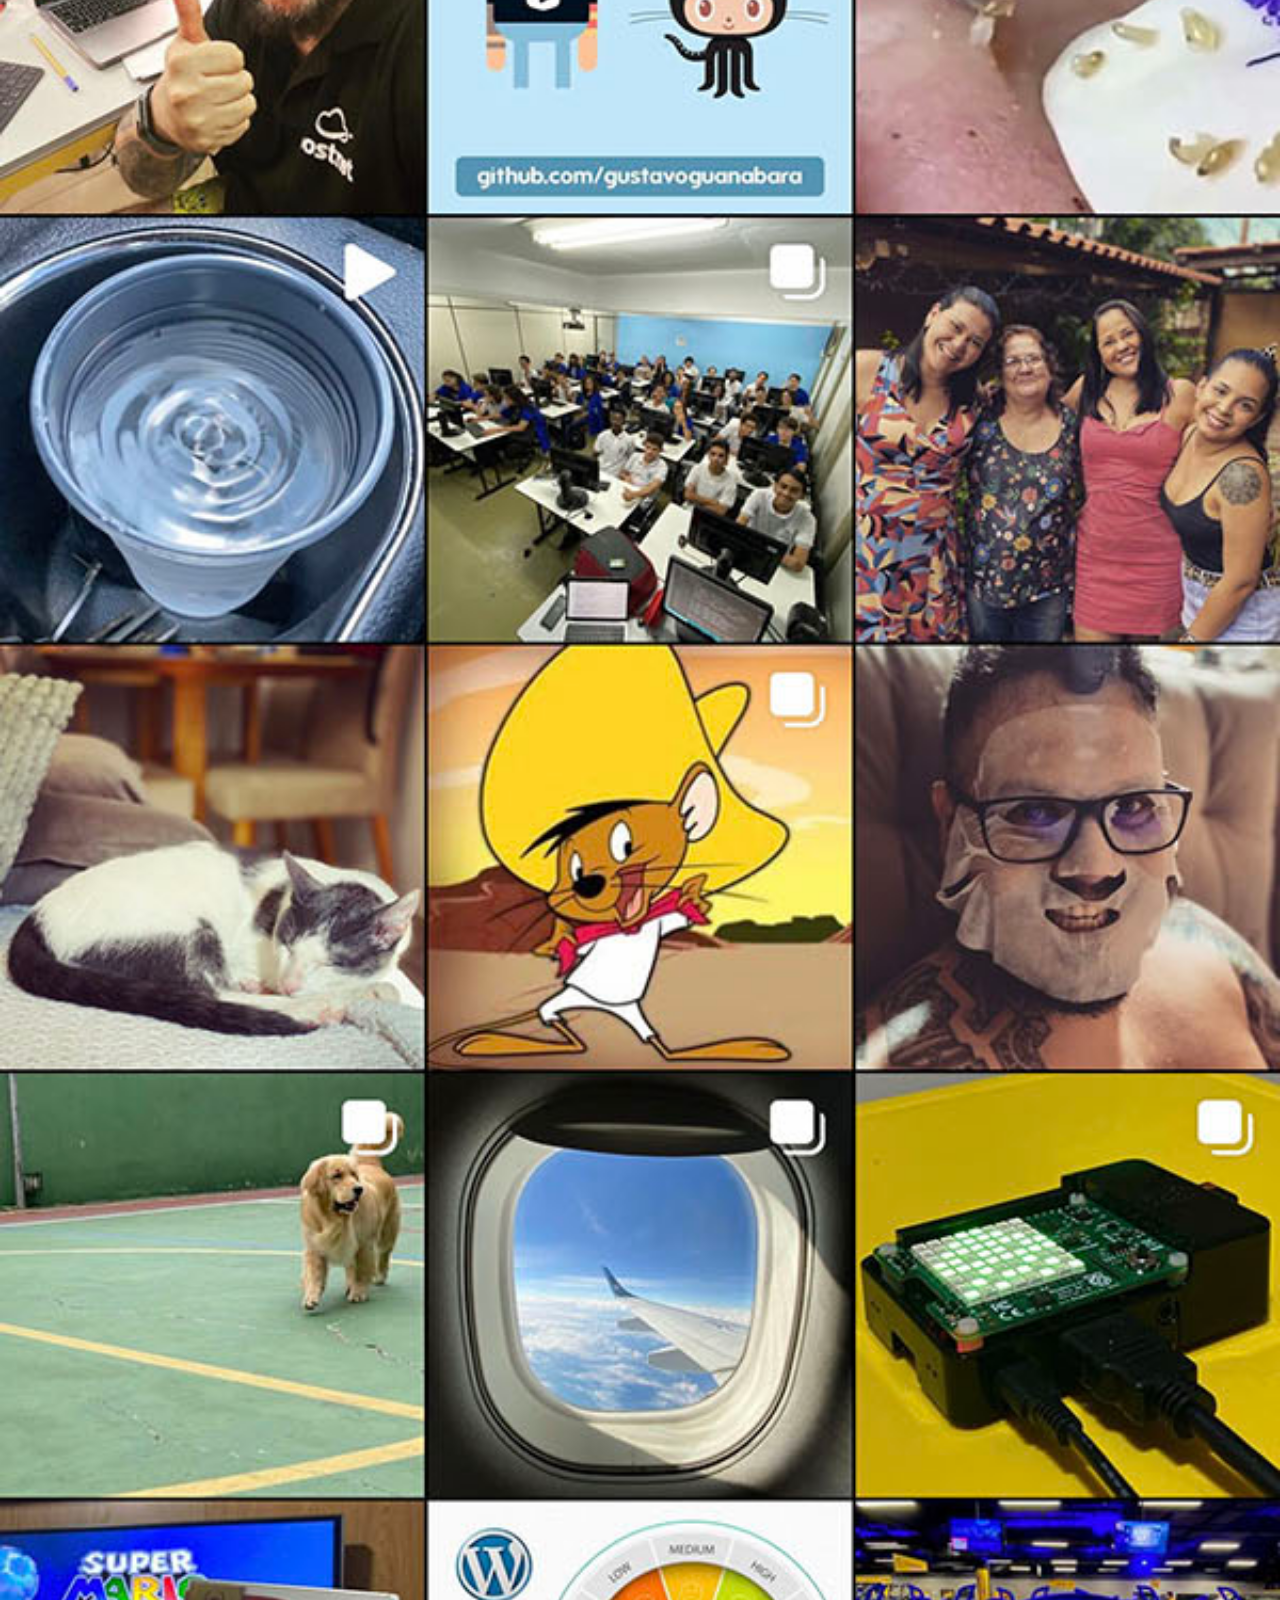
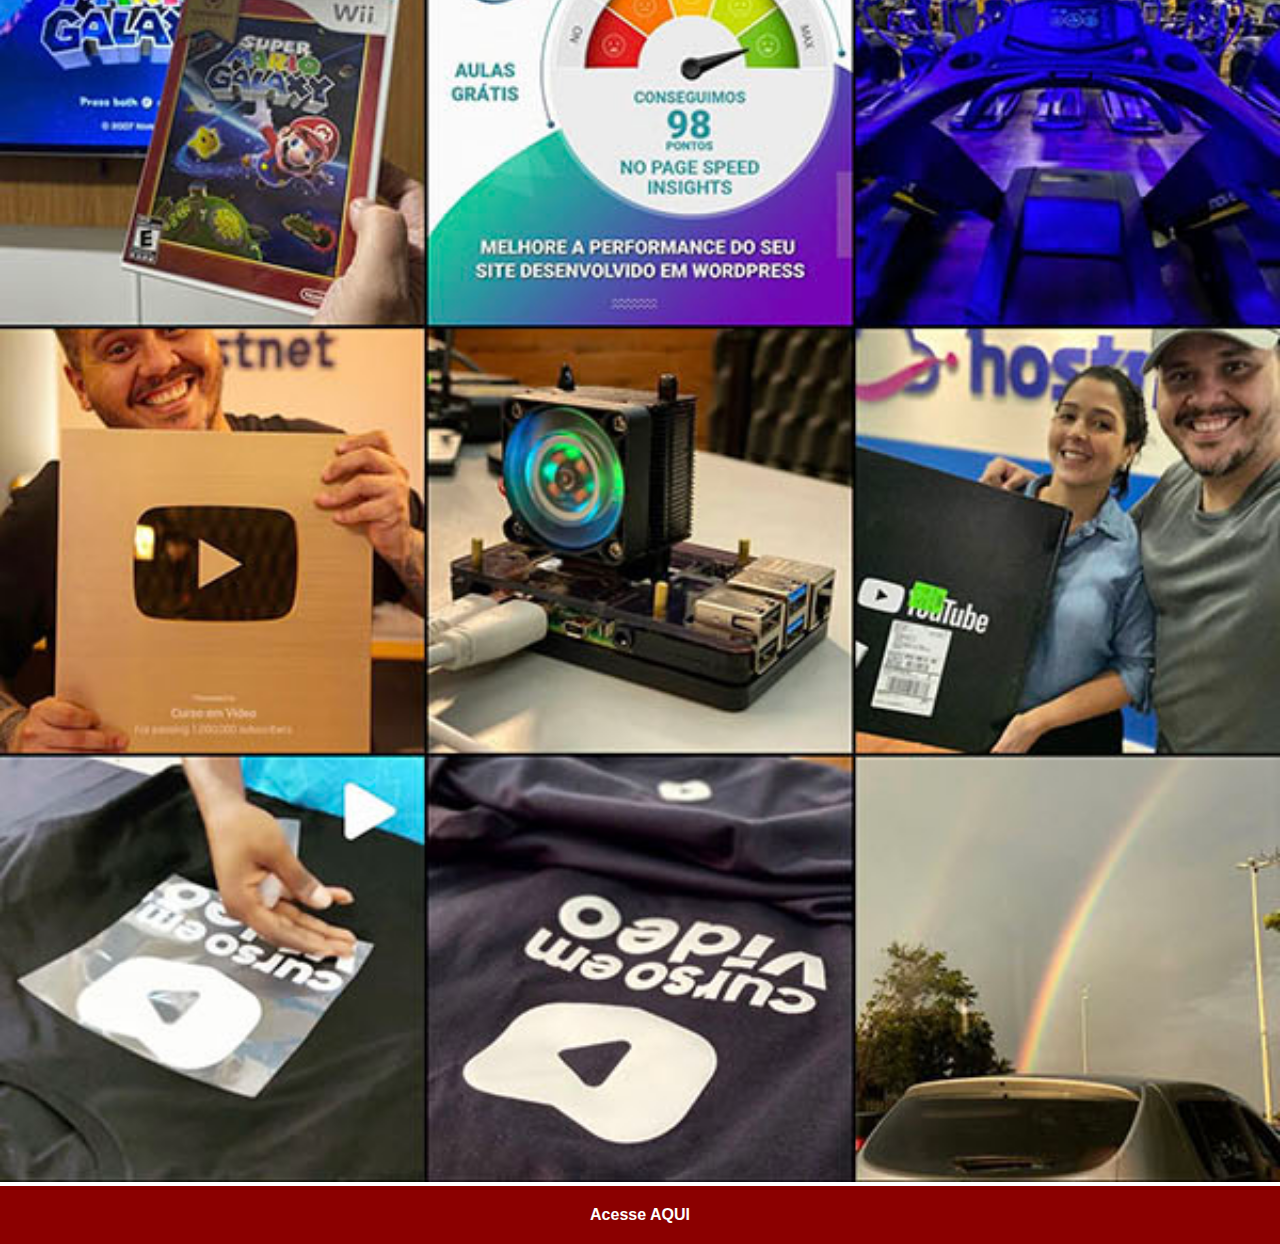
<file: instagram.html>
<!DOCTYPE html>
<html lang="pt-br">

<head>
    <meta charset="UTF-8">
    <meta name="viewport" content="width=device-width, initial-scale=1.0">
    <title>Instagram</title>
    <link rel="stylesheet" href="estilos/social.css">
</head>

<body>
    <img src="imagens/tela-instagram.jpg" alt="Instagram">
    <a href="https://www.instagram.com/gustavoguanabara/" target="_blank">Acesse AQUI</a>
</body>

</html>
</file>
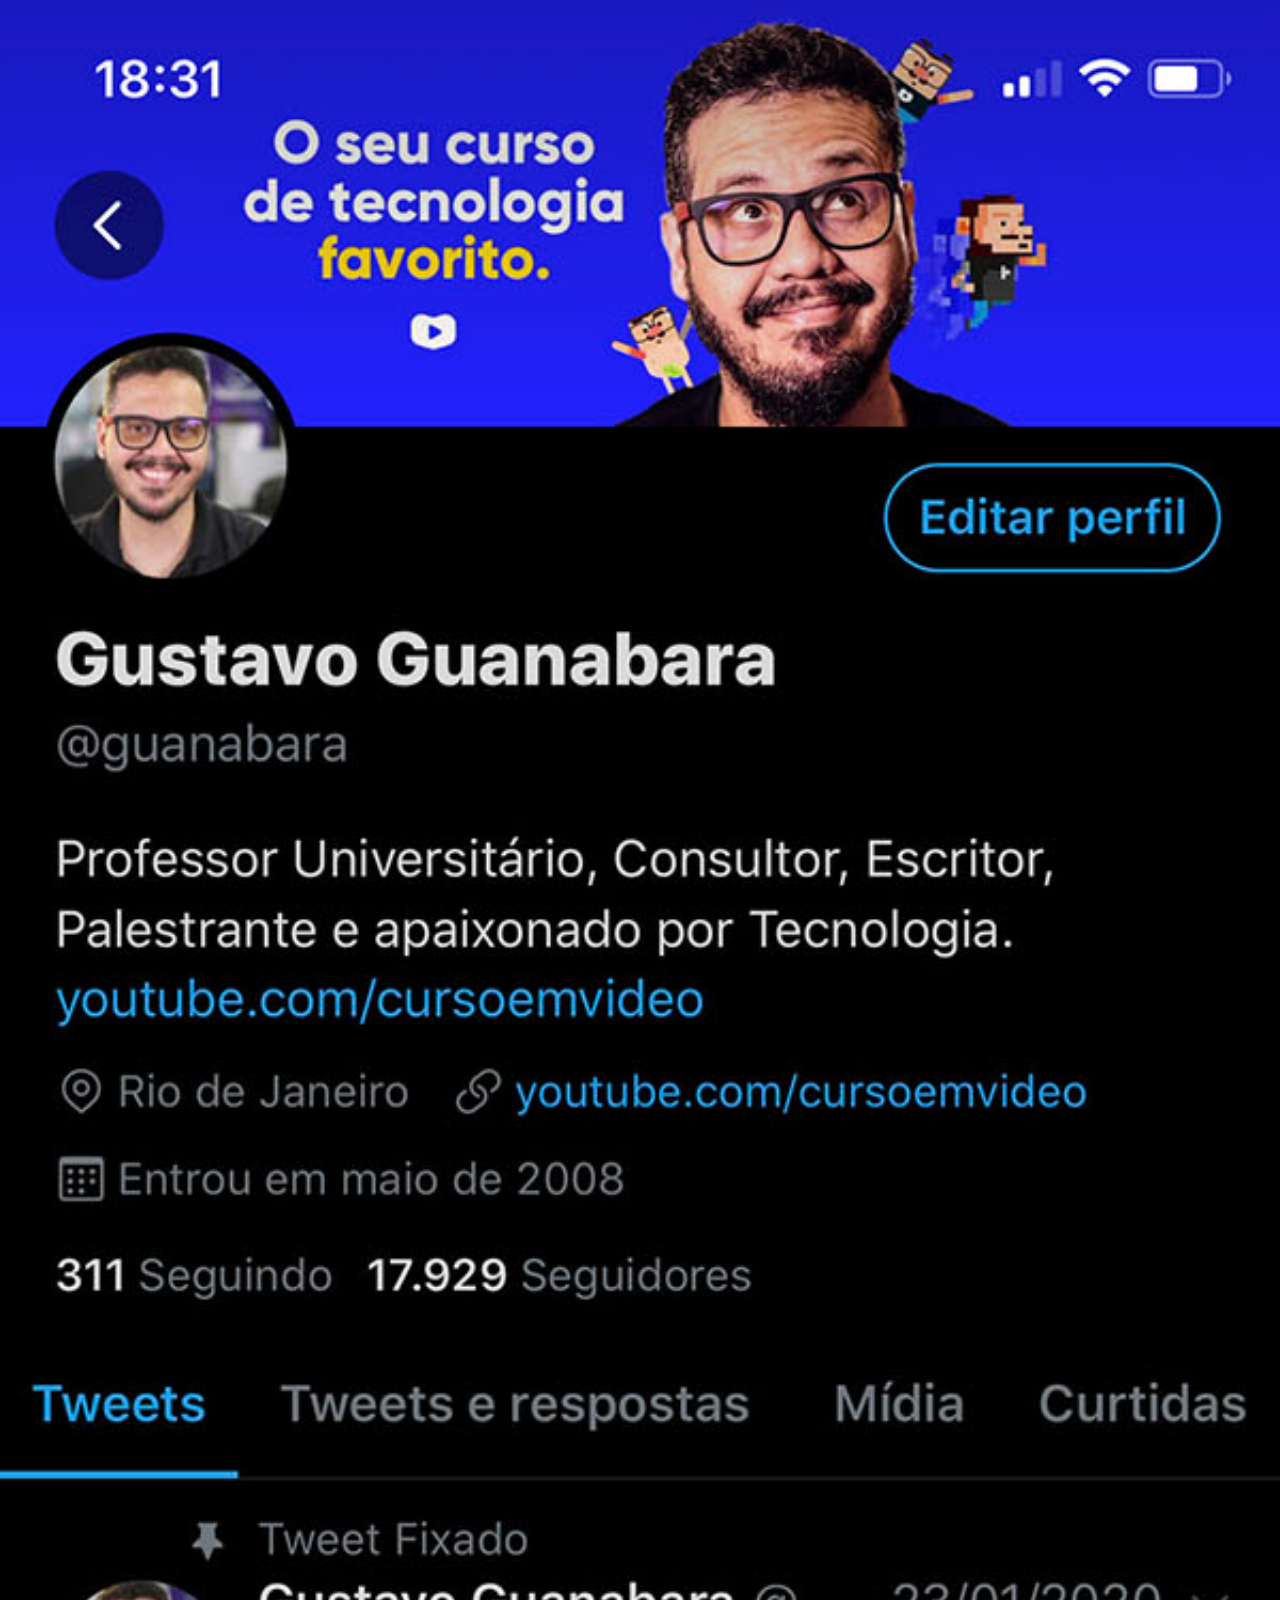
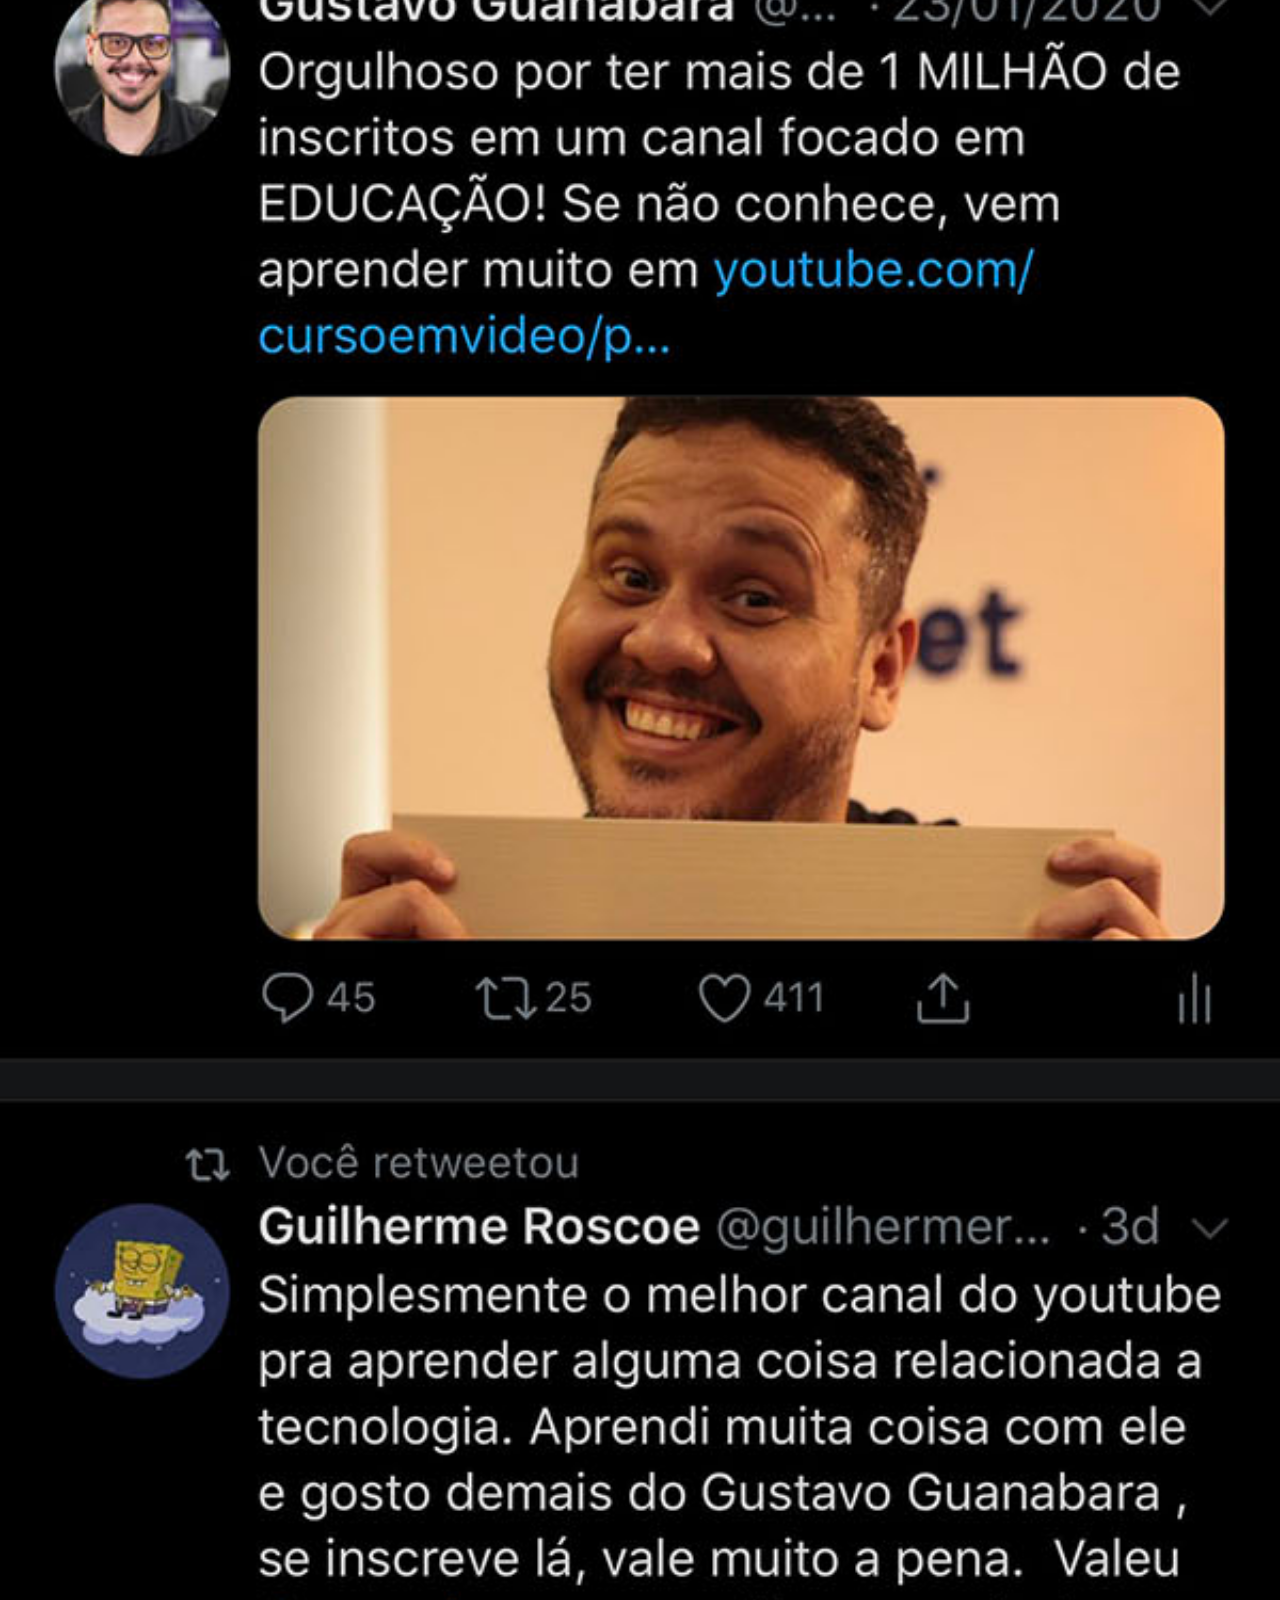
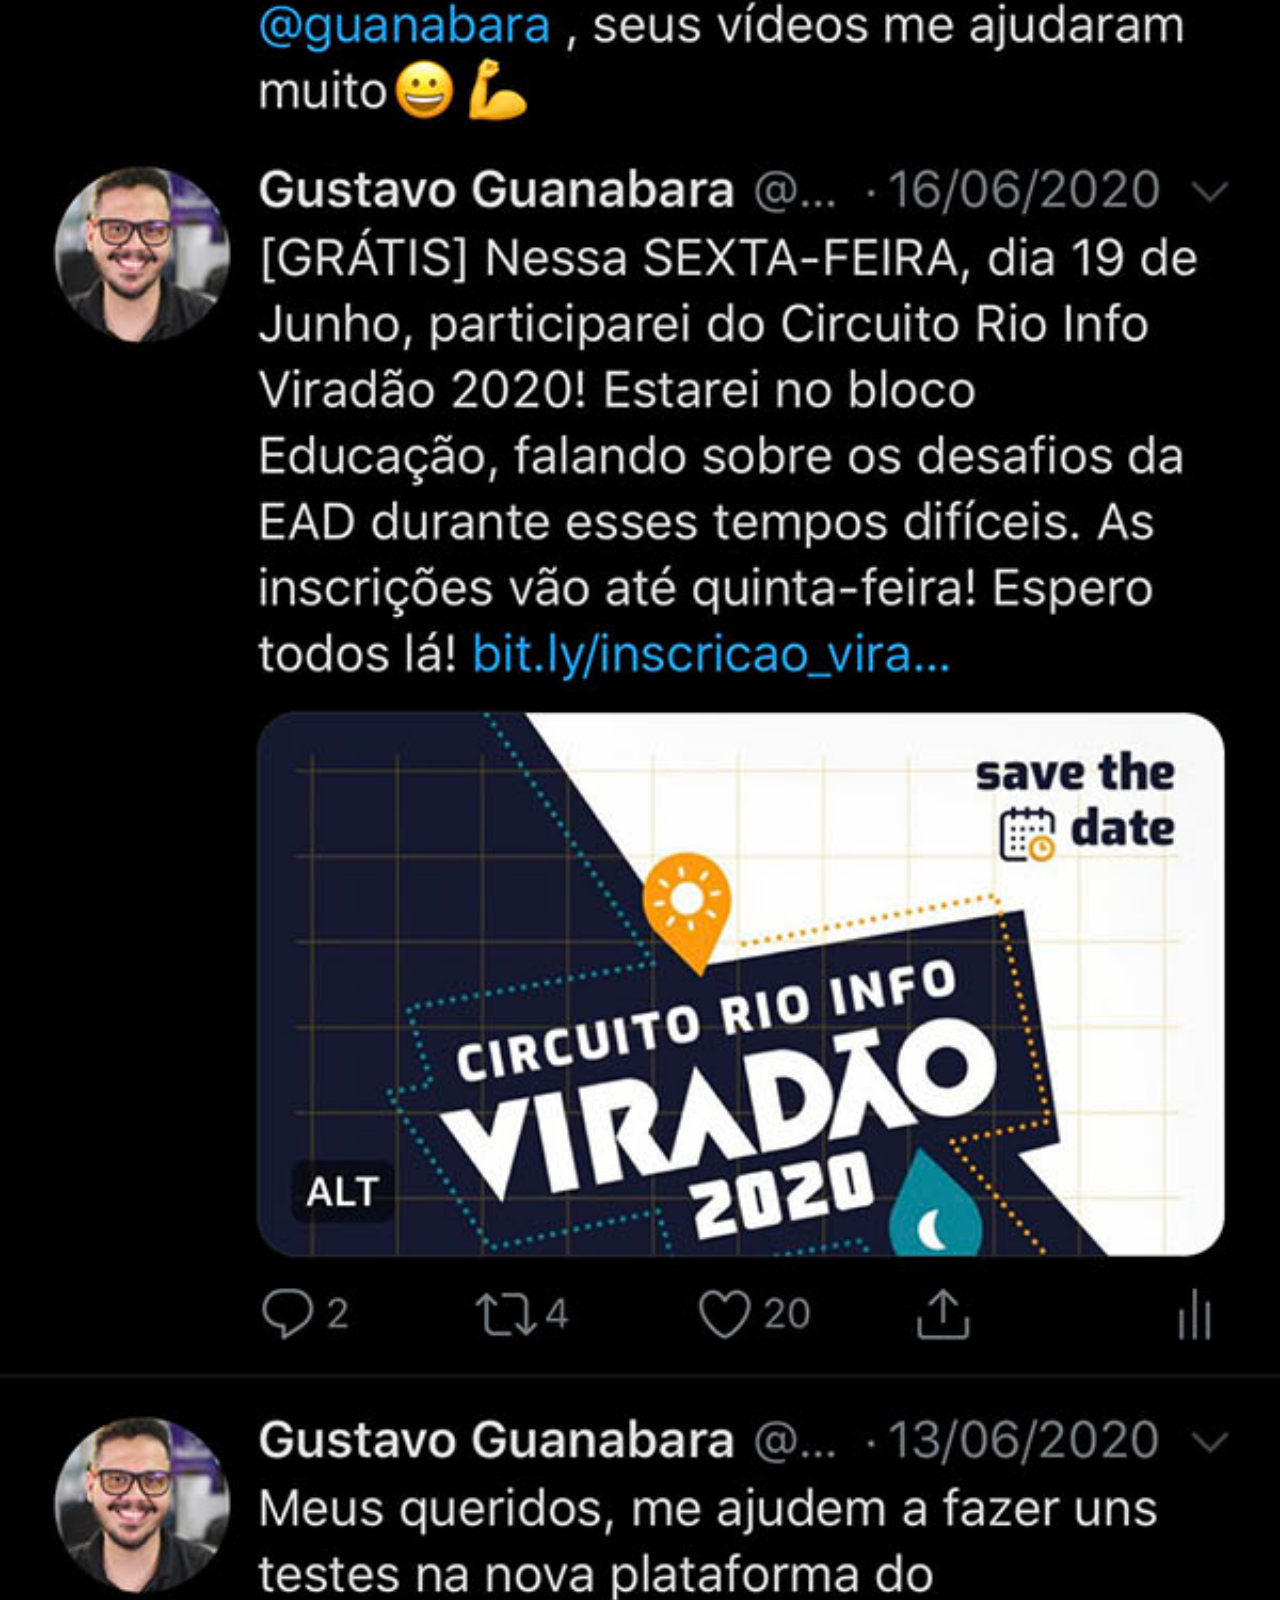
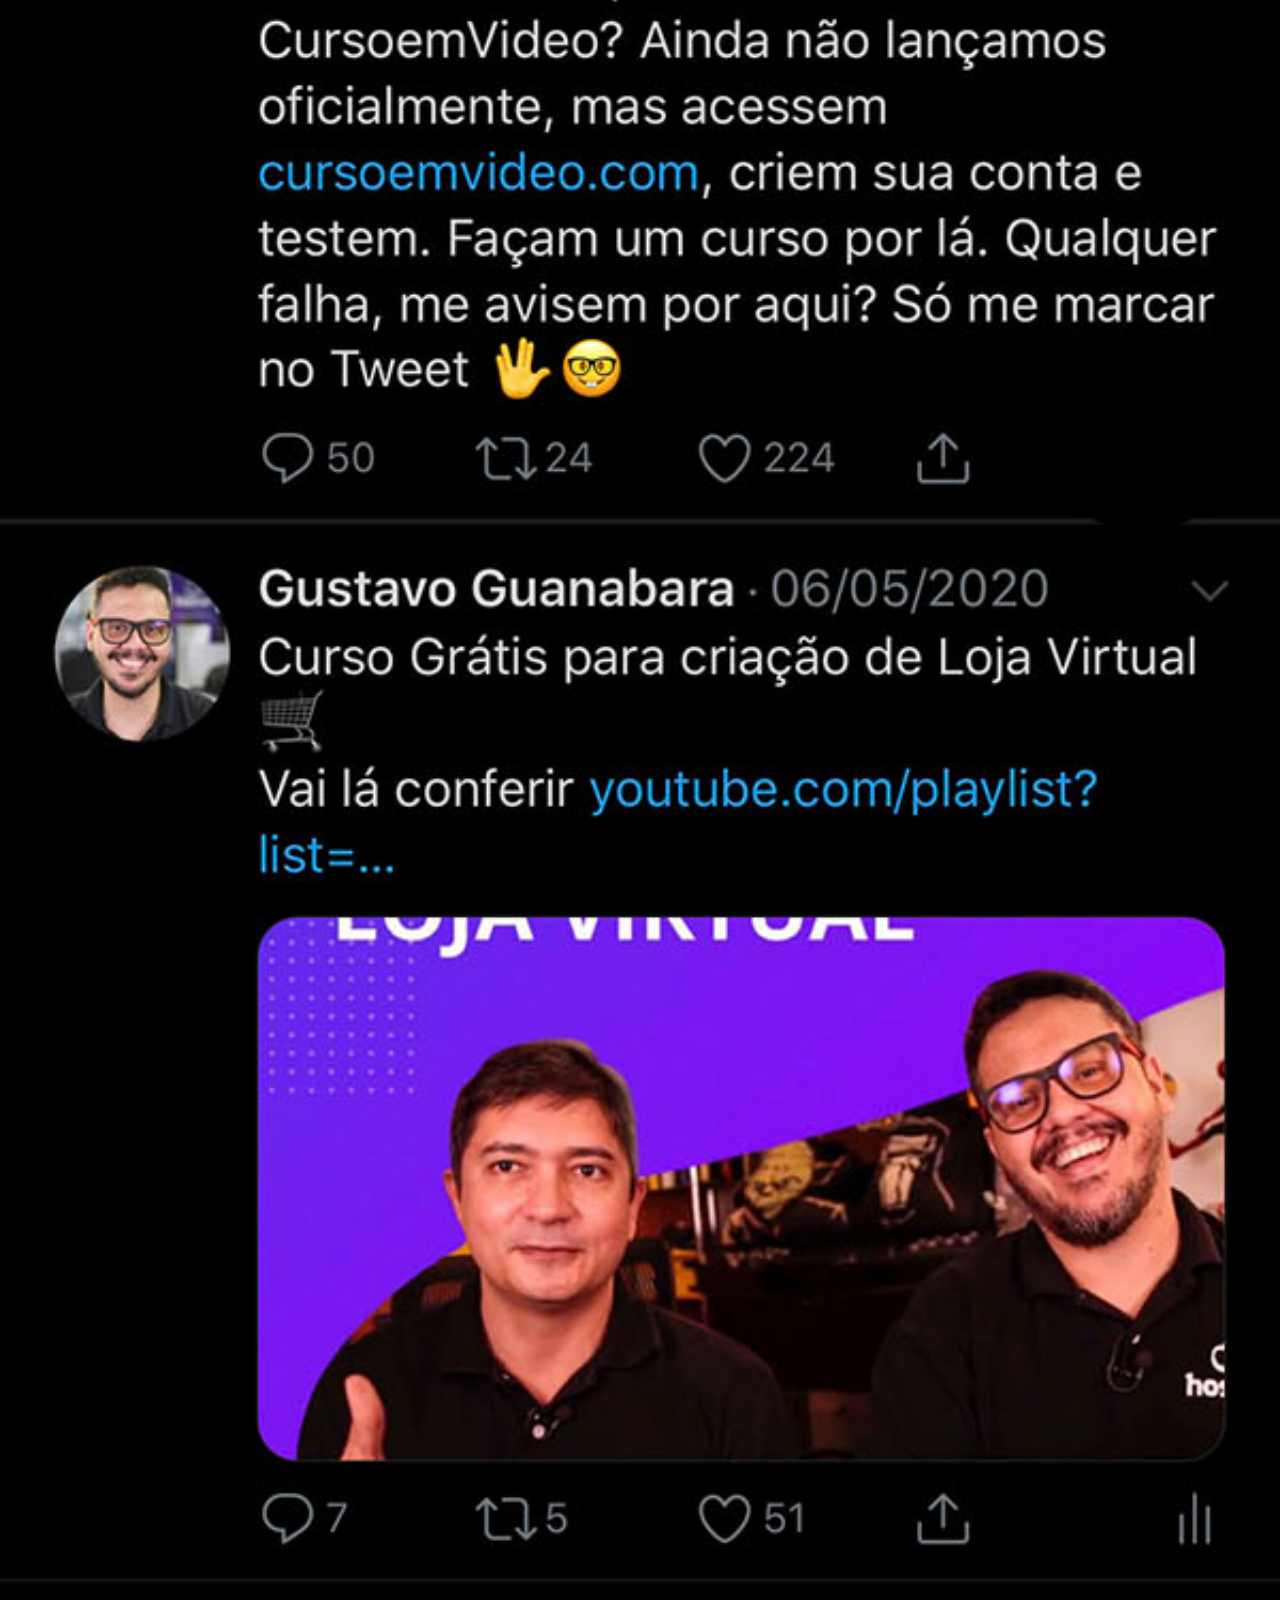
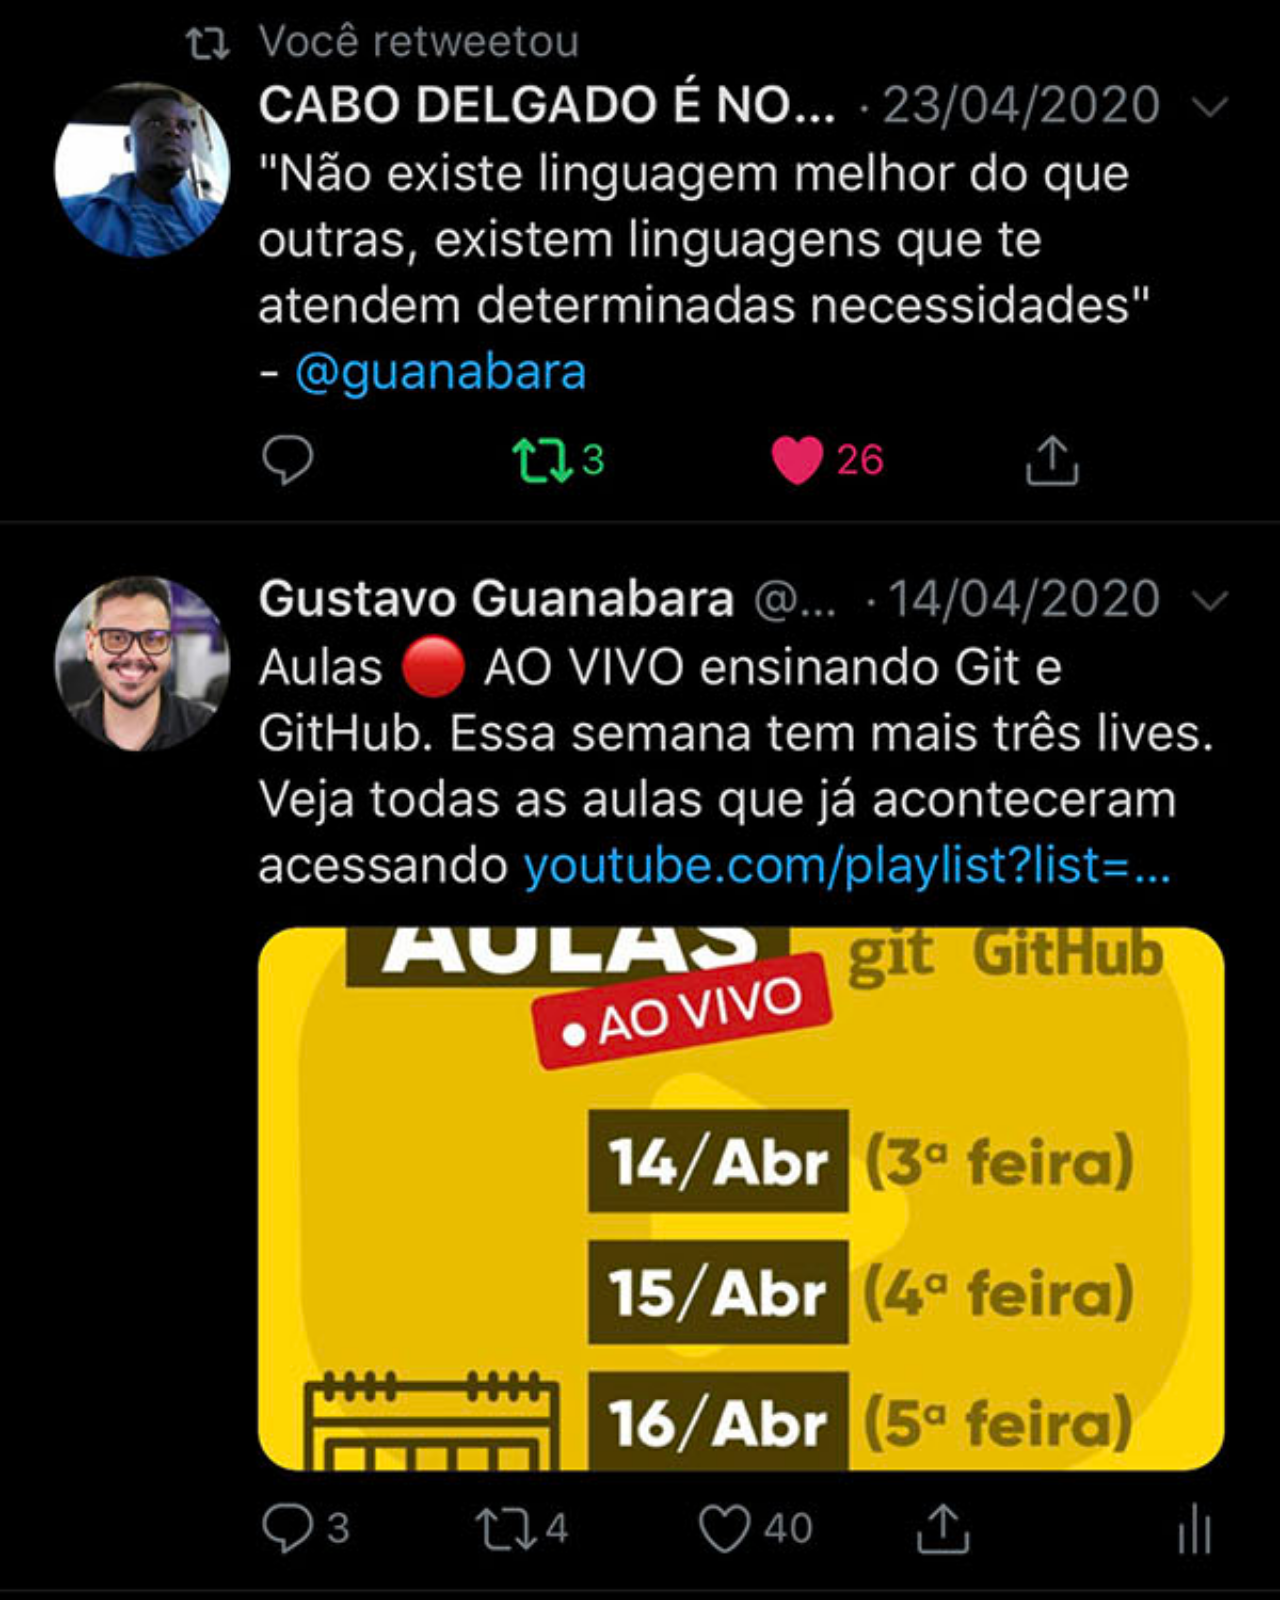
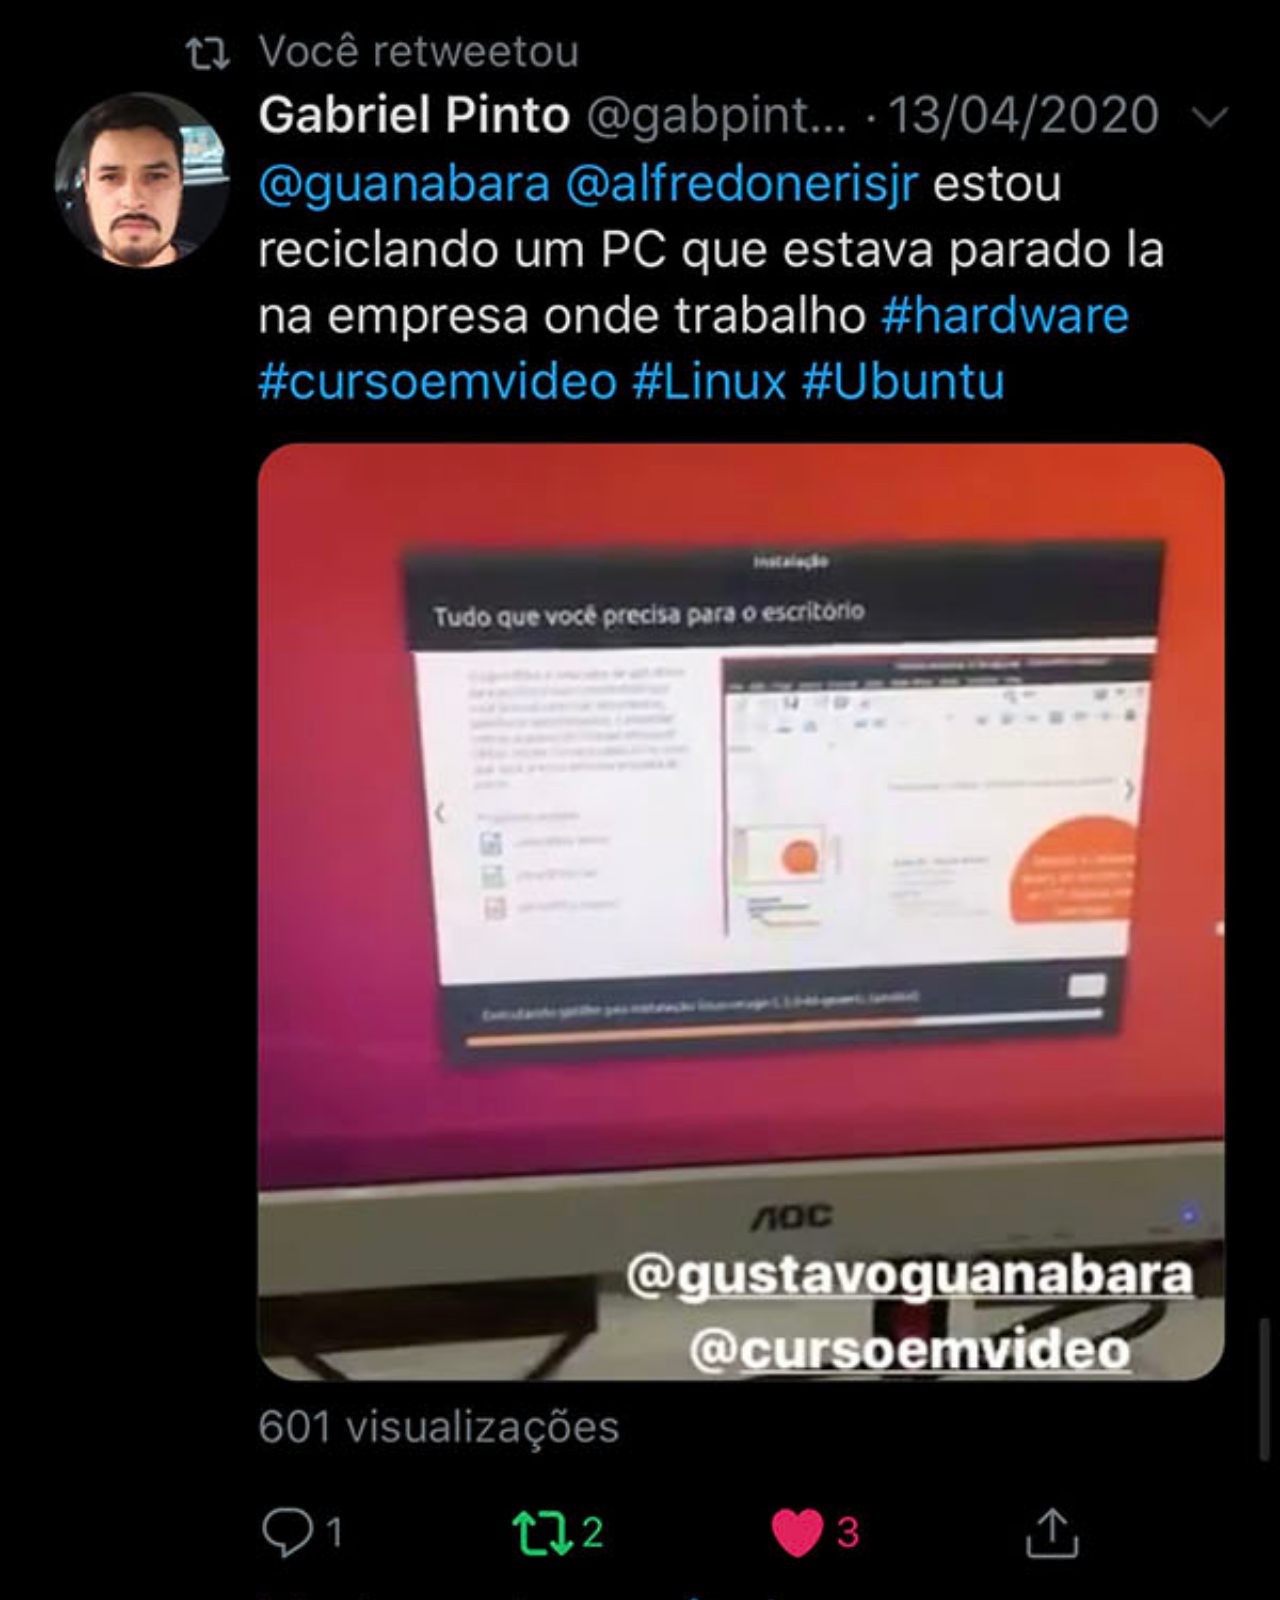
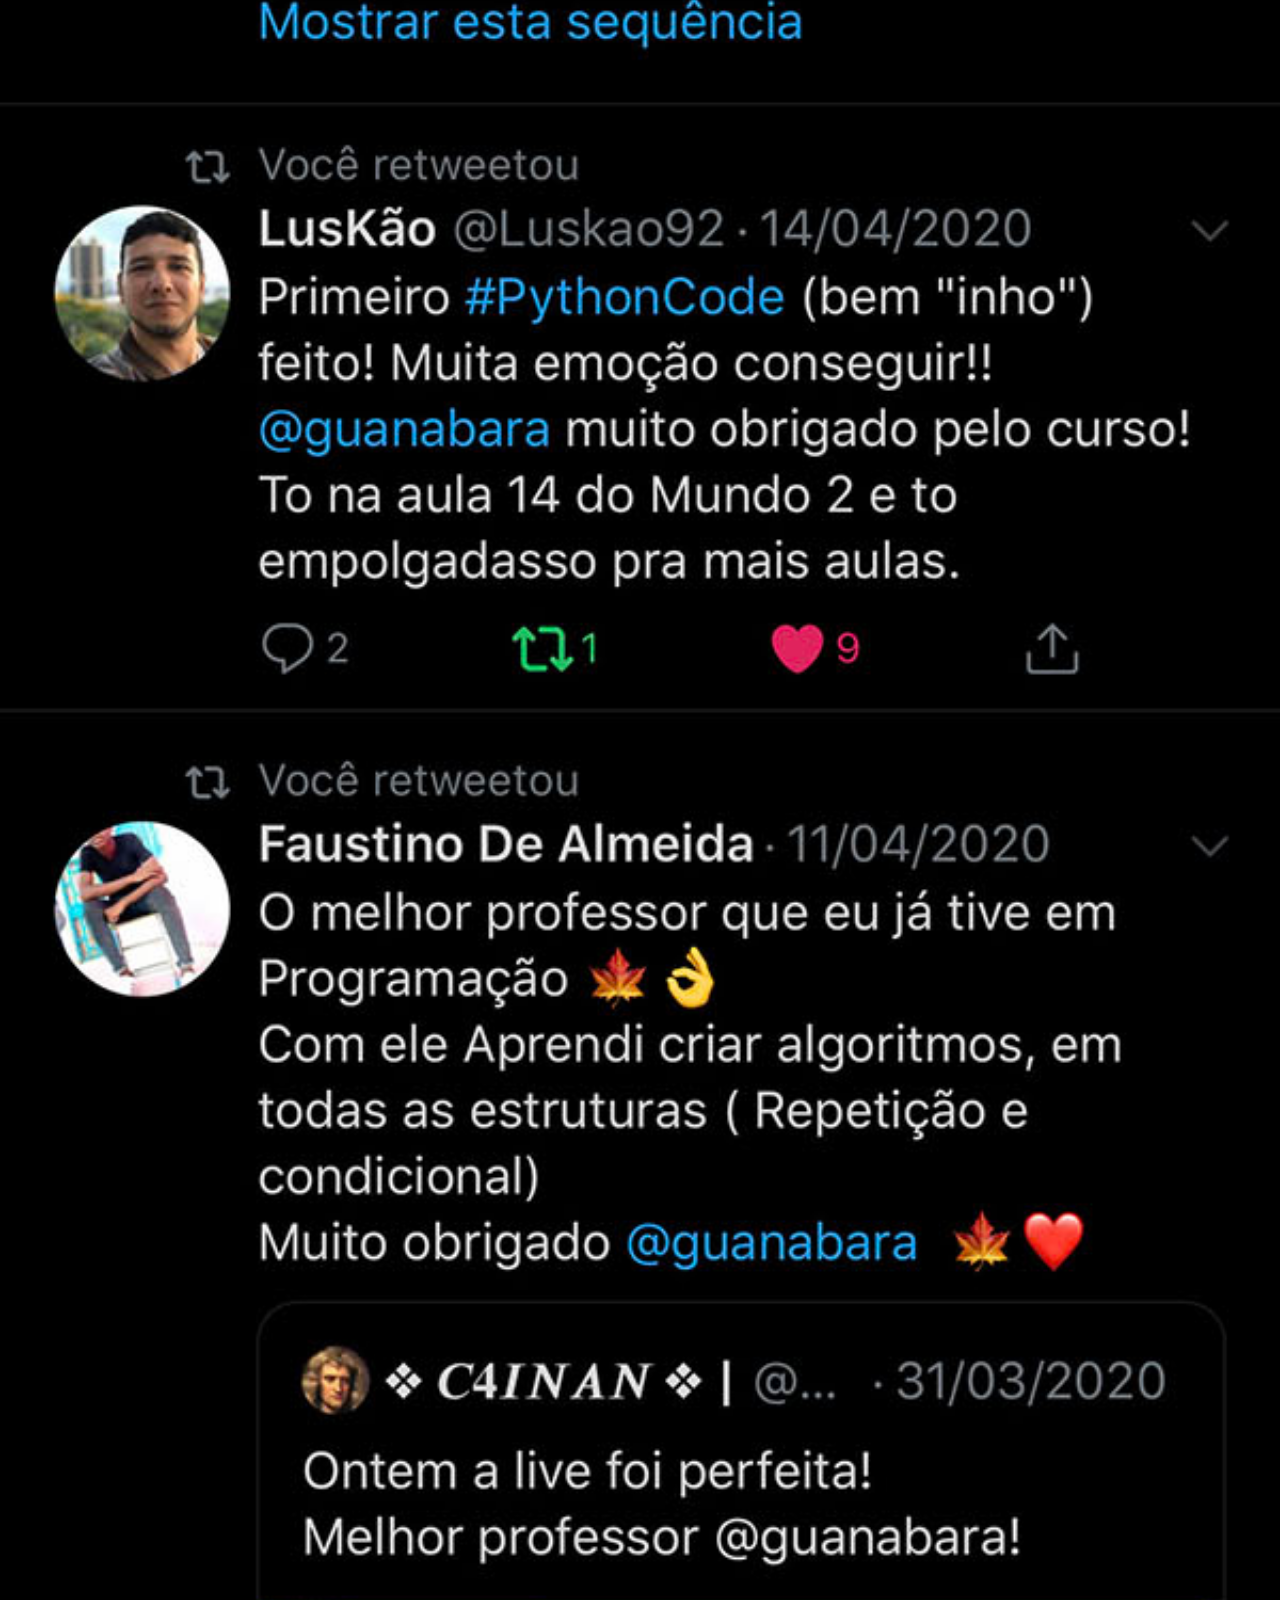
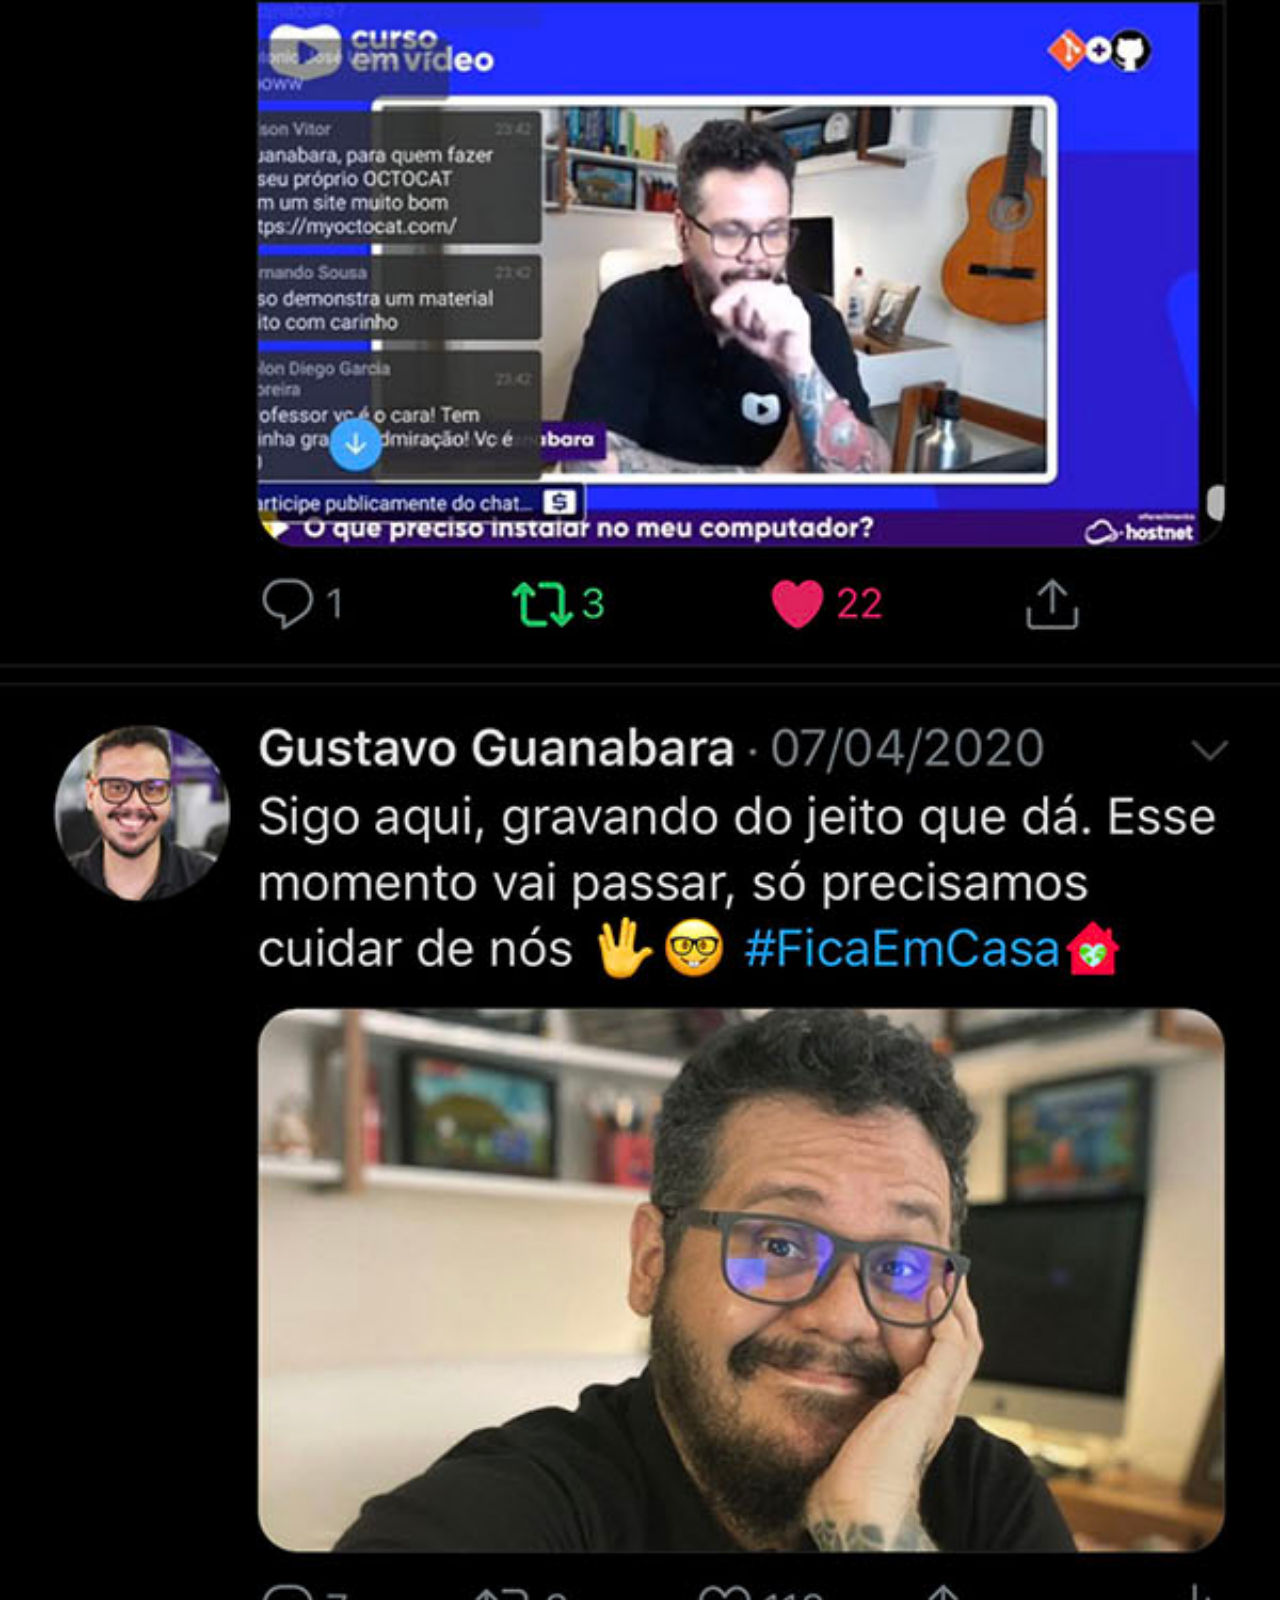
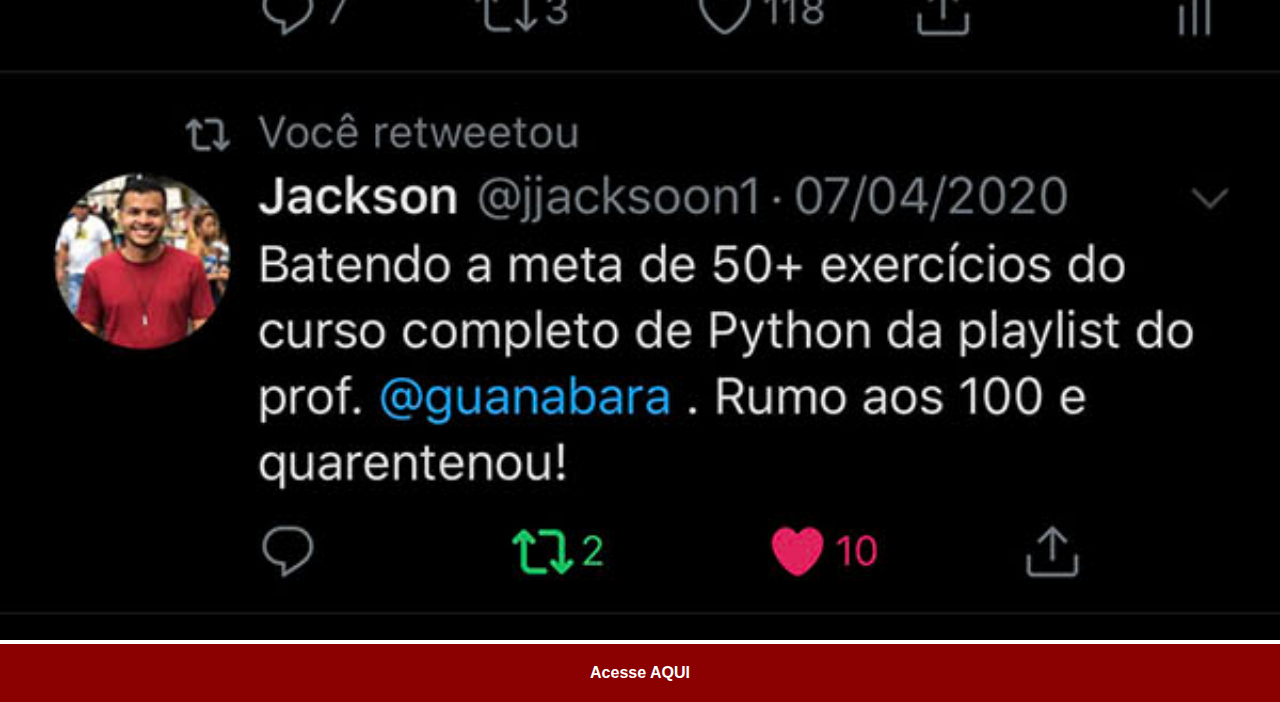
<file: twitter.html>
<!DOCTYPE html>
<html lang="pt-br">

<head>
    <meta charset="UTF-8">
    <meta name="viewport" content="width=device-width, initial-scale=1.0">
    <title>Twitter</title>
    <link rel="stylesheet" href="estilos/social.css">
</head>

<body>
    <img src="imagens/tela-twitter.jpg" alt="Facebook">
    <a href="https://twitter.com/guanabara" target="_blank">Acesse AQUI</a>
</body>

</html>
</file>
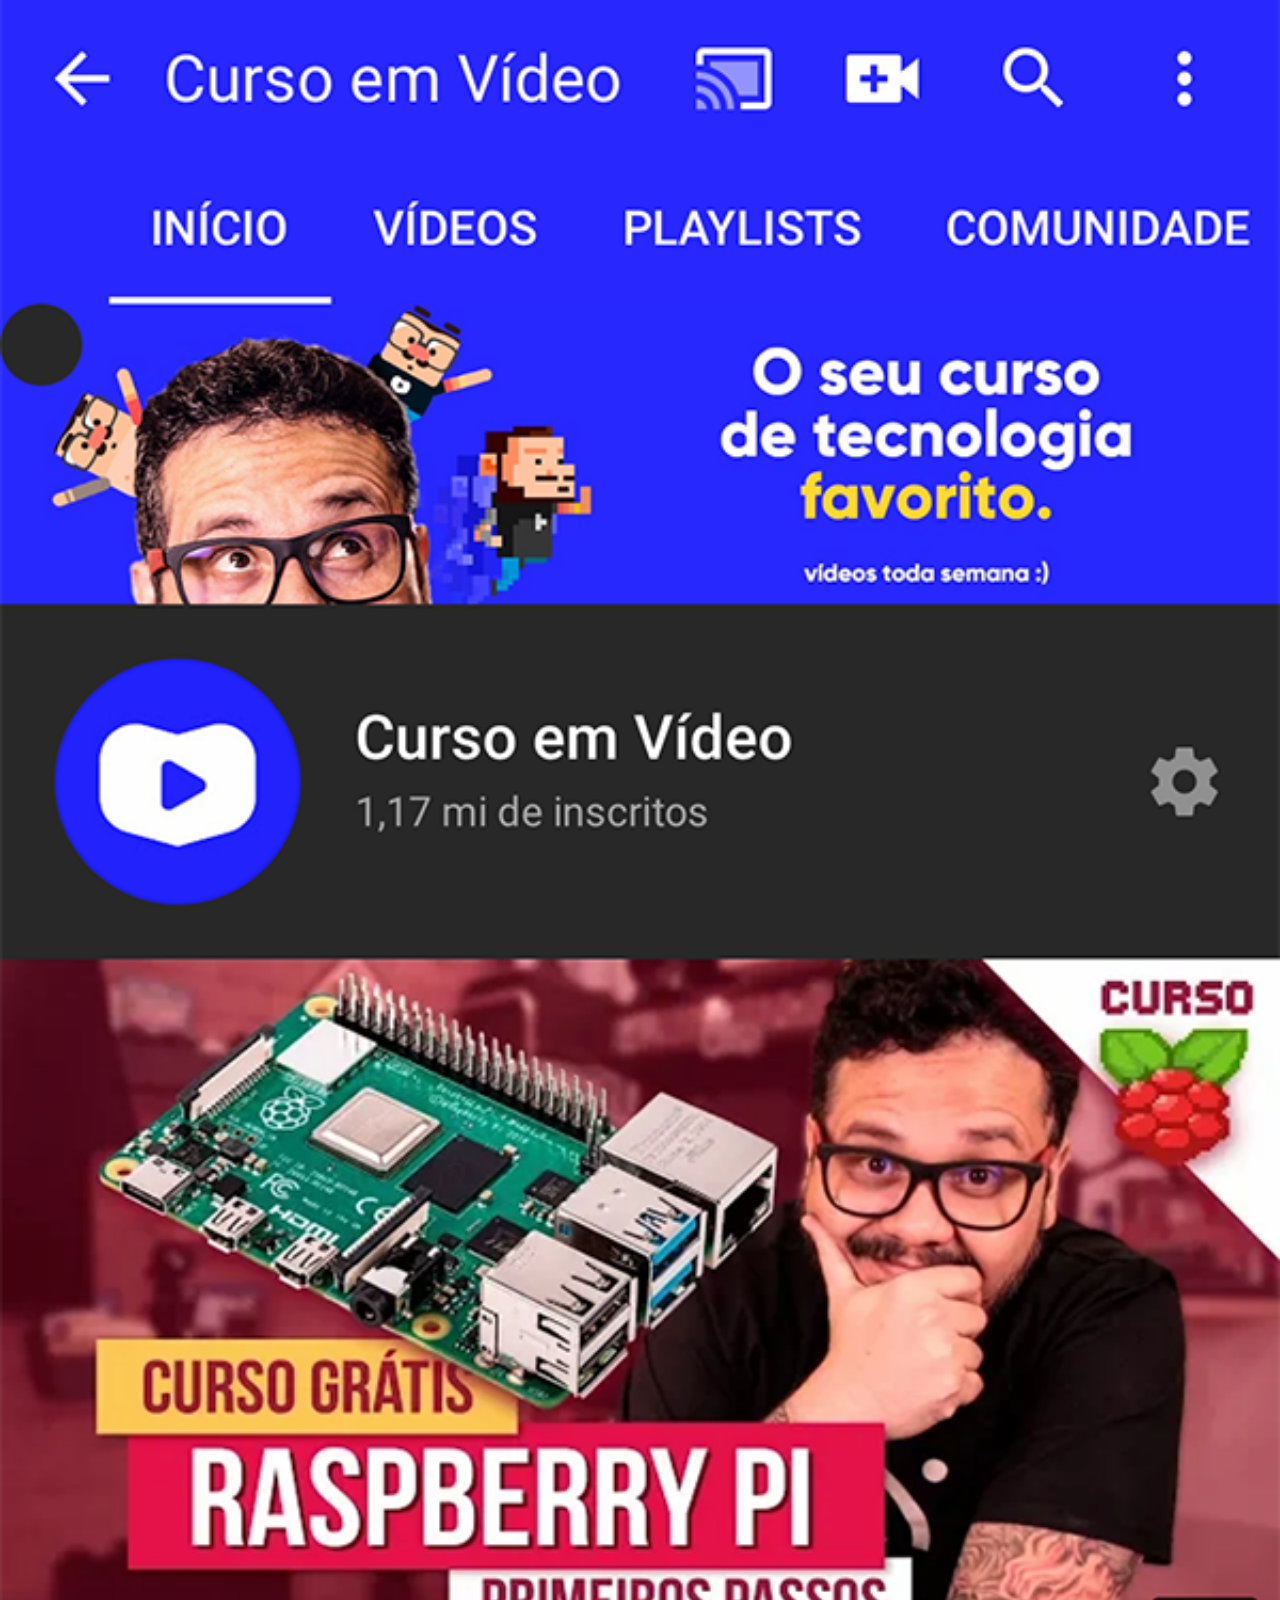
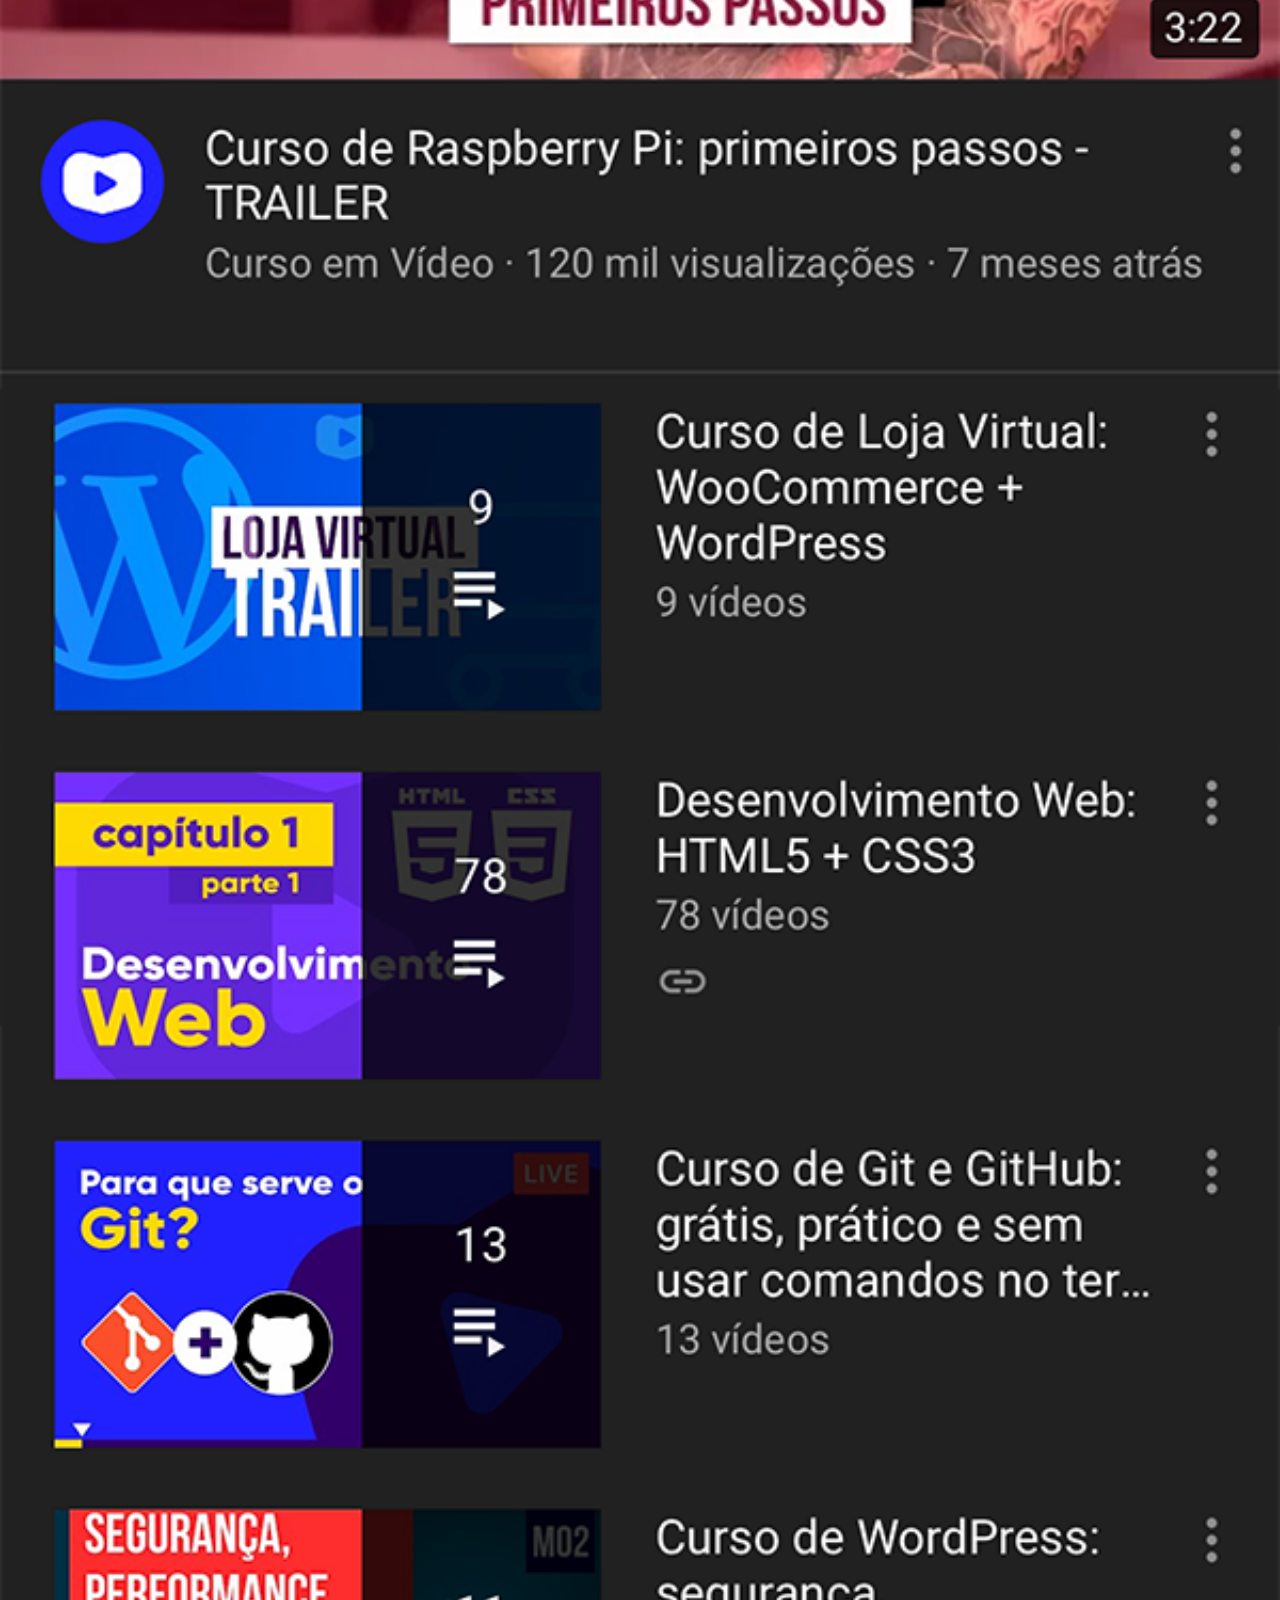
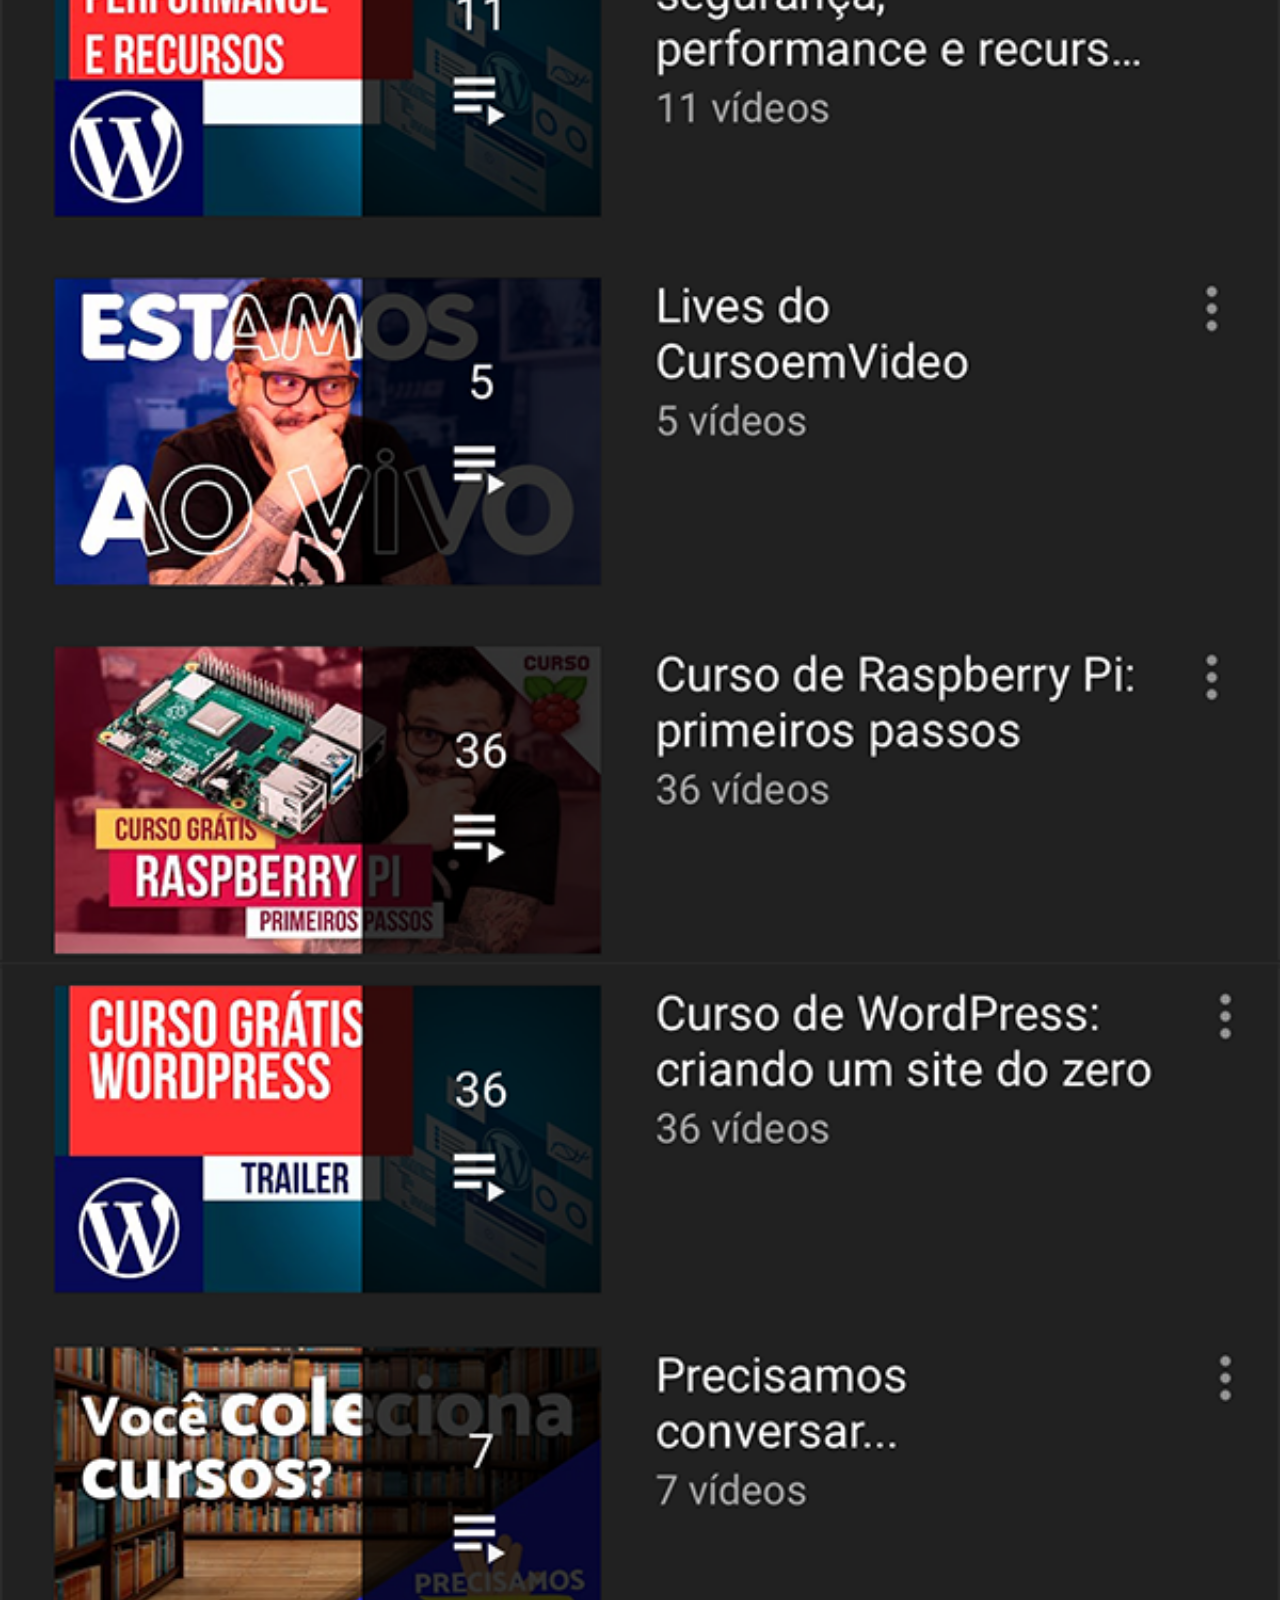
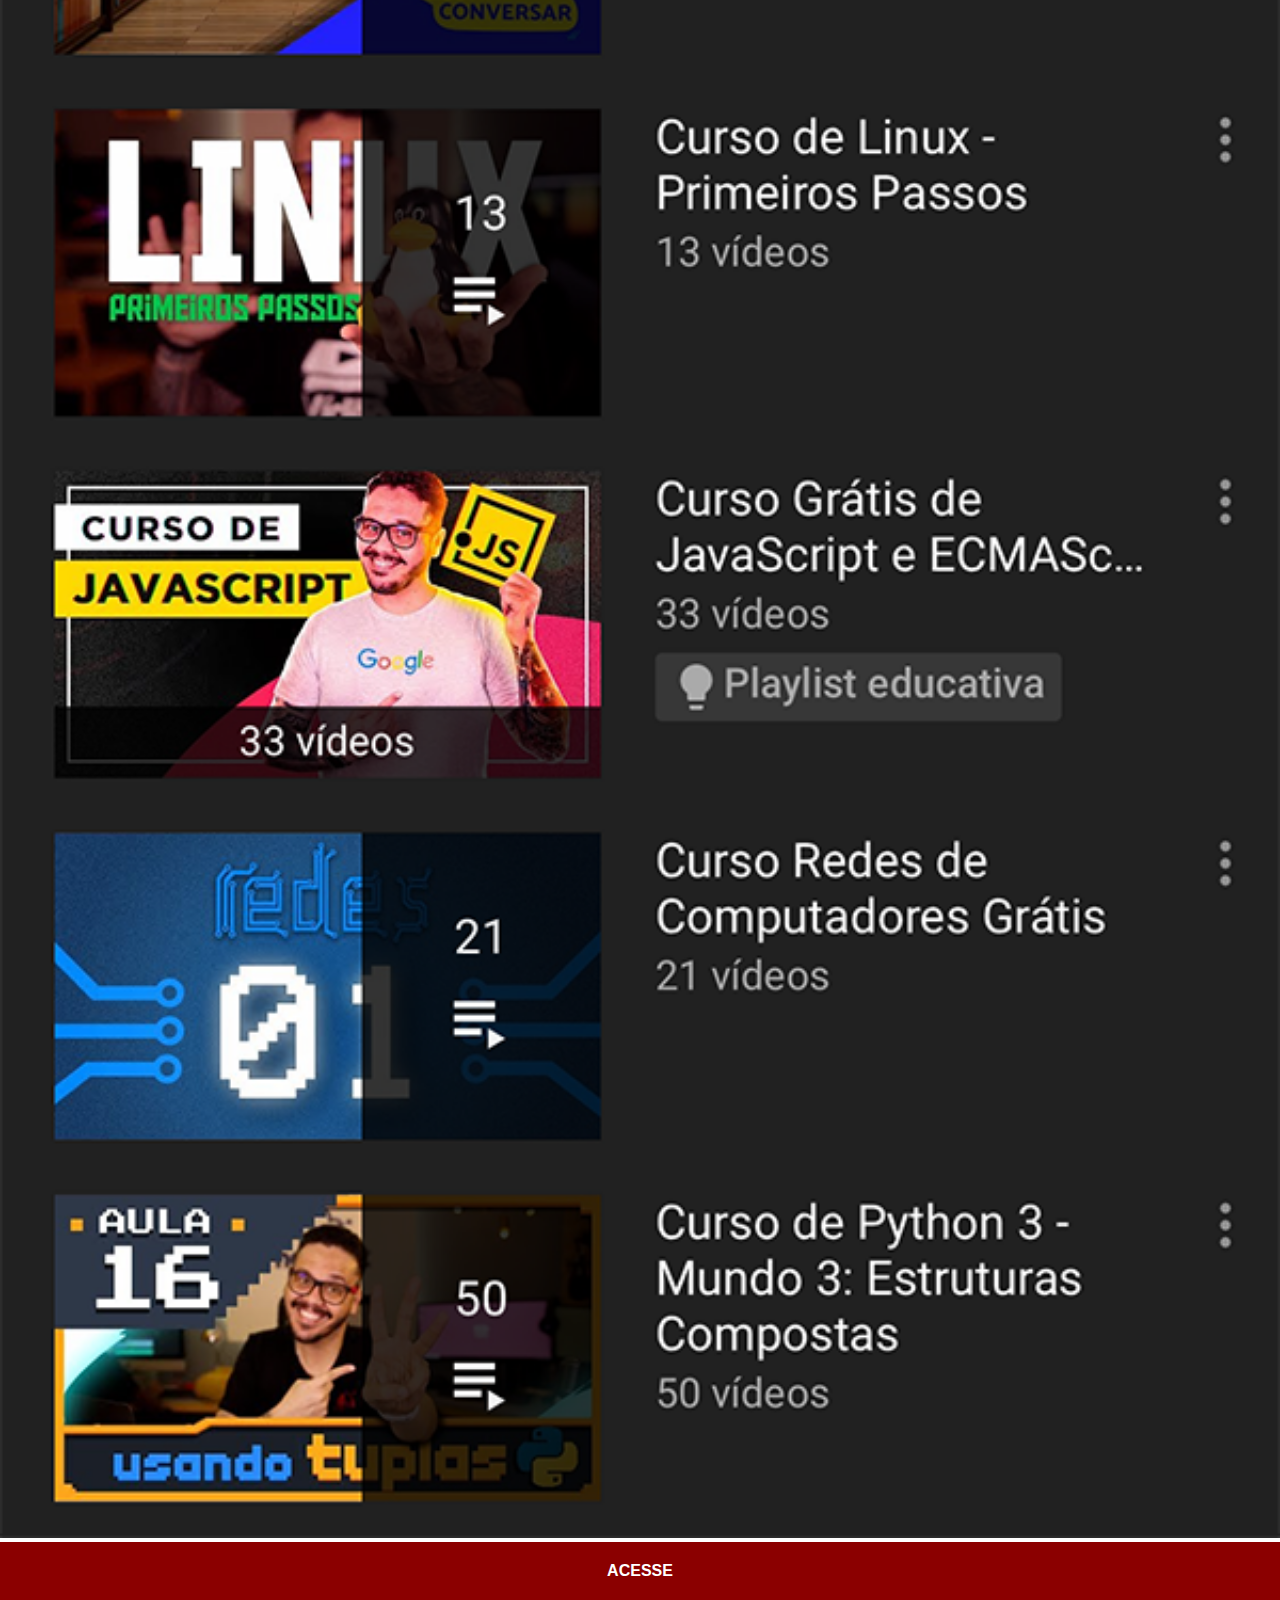
<file: youtube.html>
<!DOCTYPE html>
<html lang="pt-br">
<head>
    <meta charset="UTF-8">
    <meta name="viewport" content="width=device-width, initial-scale=1.0">
    <title>YouTube</title>
    <link rel="stylesheet" href="estilos/social.css">
    
</head>
<body>
    <img src="imagens/tela-youtube.png" alt="YouTube">
    <a href="https://www.youtube.com/@CursoemVideo/playlists" target="_blank">ACESSE</a>
</body>
</html>
</file>
<file: estilos/style.css>
@charset "UFT-8";

* { /*AQUI configuração para toda a tela com exceção dos botões*/
  margin: 0px;
  padding: 0px;
  font-family: Arial, Helvetica, sans-serif;
}

html,
body {
  height: 100vh;
  width: 100vw;
  background-color: black;
}

body {
  background: url("../imagens/fundo-madeira.jpg") no-repeat top center;
  background-size: cover;
  background-attachment: fixed;
}

main {
  position: relative;
  height: 100vh;
}

section#telefone {
  position: absolute;
  top: 50%;
  left: 50%;
  transform: translate(-50%, -50%);

  height: 627px;
  width: 311px;
  background: url('../imagens/frame-iphone.png') no-repeat;
}

iframe#tela {
  position: relative;
  top: 80px;
  left: 22px;
  width: 267px;
  height: 471px;
}

section#redes-sociais {
  text-align: right;
}

section#redes-sociais img {
  width: 50px;
  margin: 10px;
  border-radius: 50%;
  box-shadow: 2px 2px 5px rgba(0, 0, 0, 0.400);
  box-sizing: border-box;
}

section#redes-sociais img:hover {
  border: 2px solid rgba(255, 255, 250, 0.637);
  transform: translate(-3px, -3px); /*passa o mouse no ícone e movimenta*/
  box-shadow: 5px 5px 10p rgba(0, 0, 0, 0.623); /*a sombra aparede mais*/
  transition: transform .3s, boder 1s; /*tempo de movimentação quando passa o mouse no ícone*/
}
</file>
<file: estilos/social.css>
@charset "UTF-8";

        * { /* AQUI é a configuração para todos os botões html*/
            margin: 0px;
            padding: 0px;
            font-family: Arial, Helvetica, sans-serif;
        }

        ::-webkit-scrollbar { /*Para esconder barra de rolagem*/
            width: 0px;
            height: 0px;
        }

        img {
            width: 100vw;
        }

        a {
            display: block;
            background-color: darkred;
            color: white;
            padding: 20px;
            text-align: center;
            font-weight: bolder;
            text-decoration: none;
        }

        a:hover {
            background-color: red;
        }
</file>
